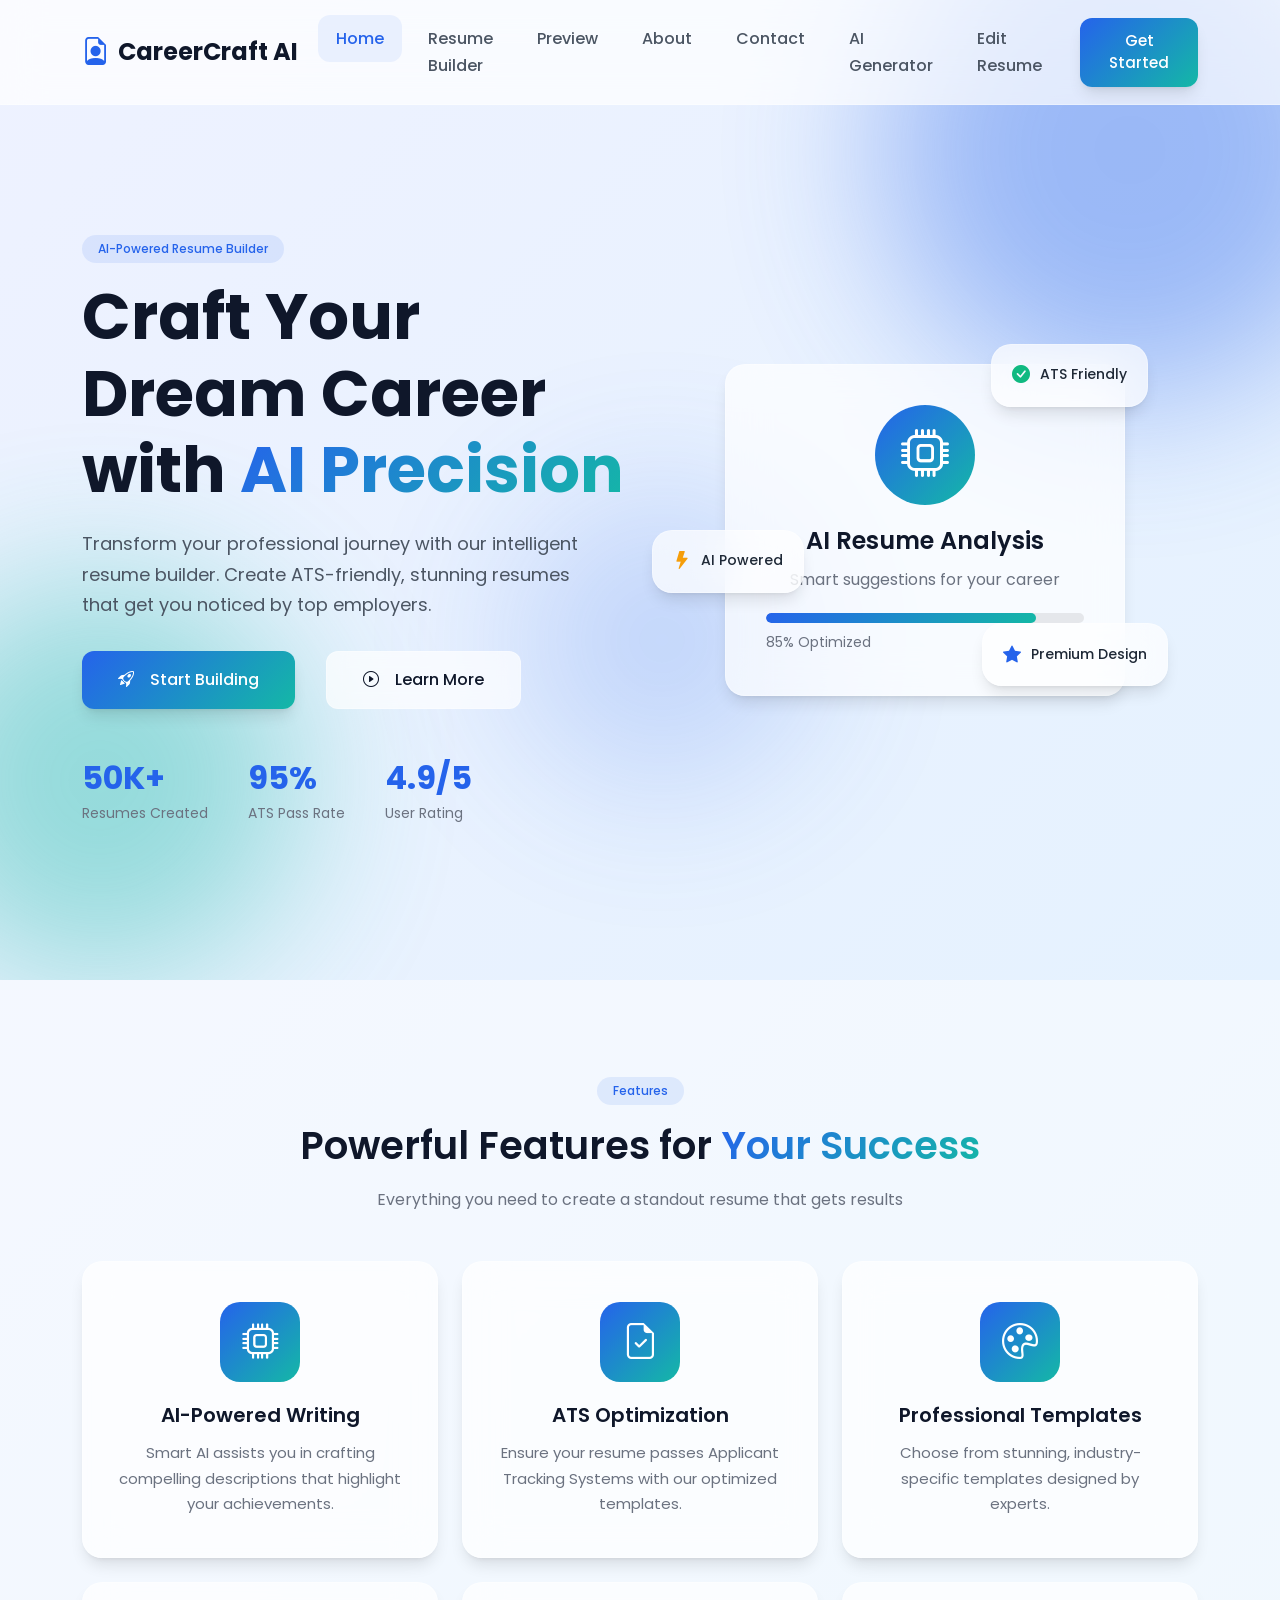
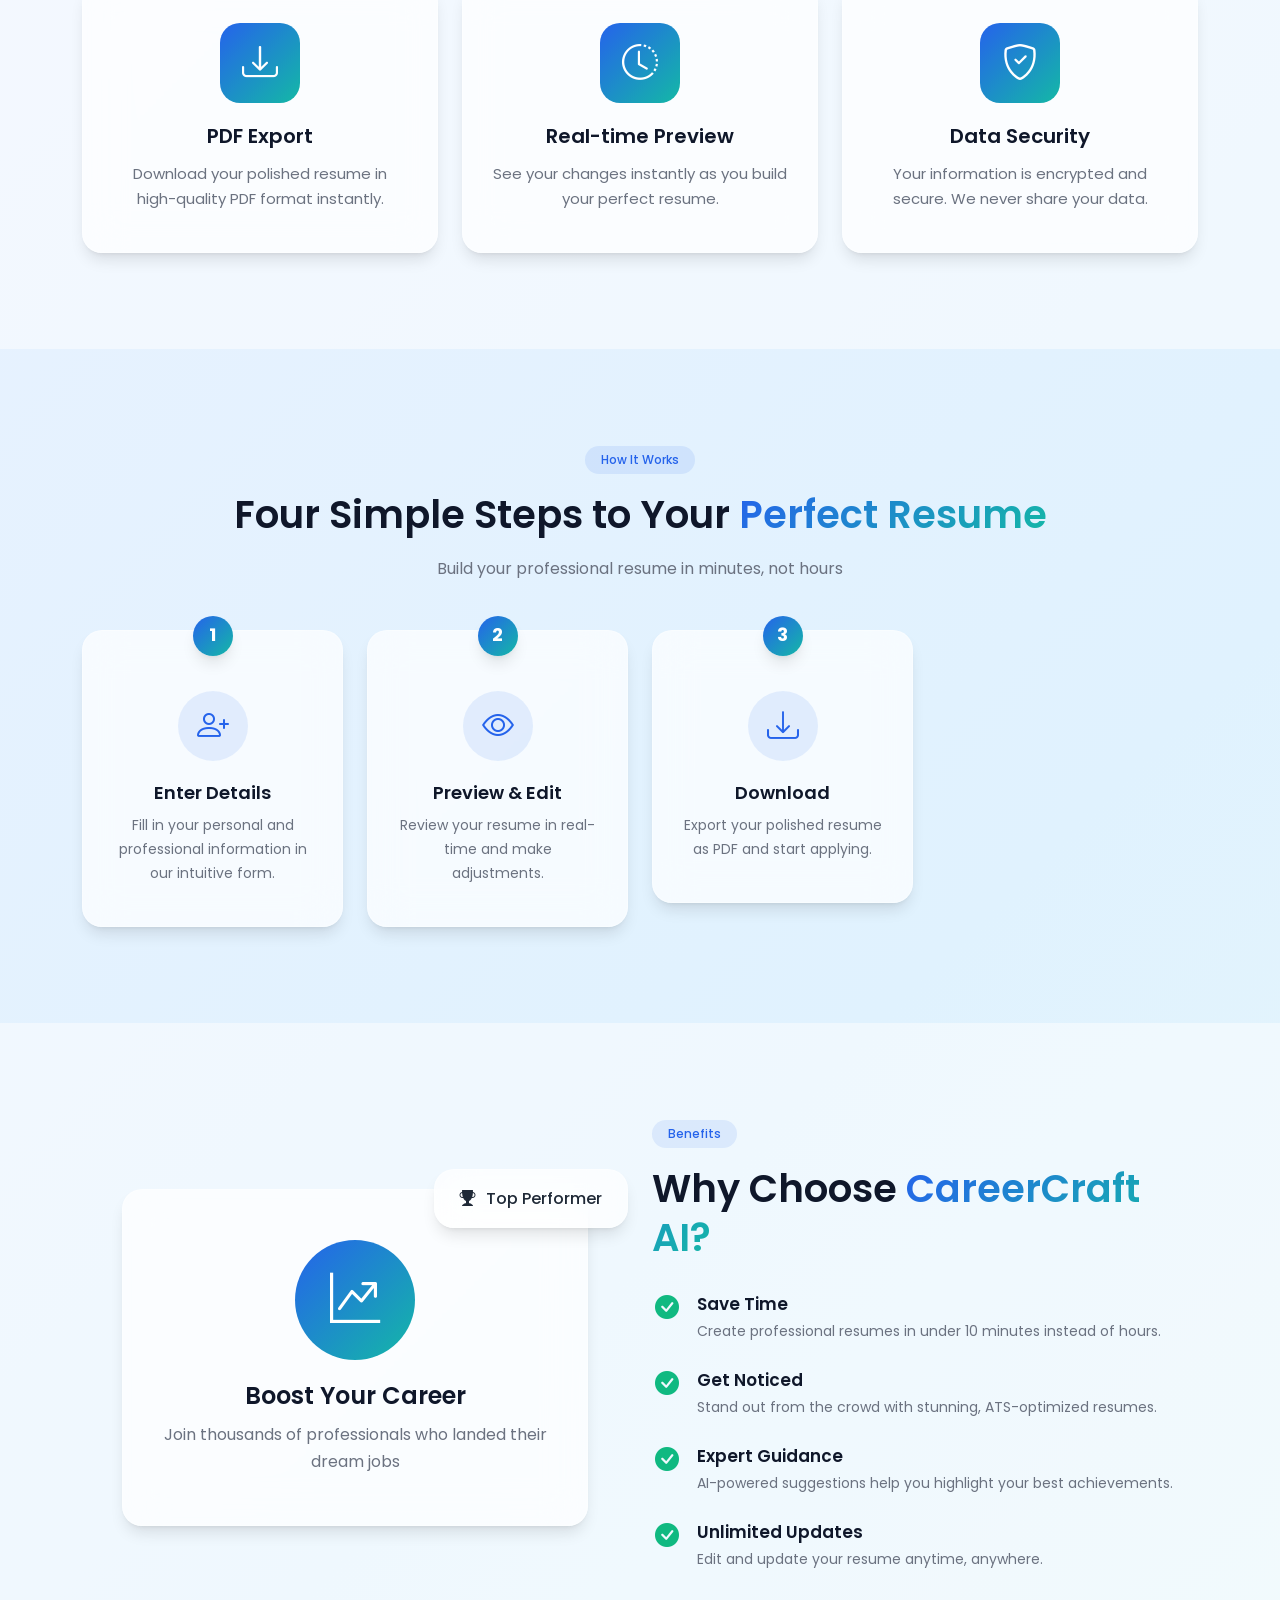
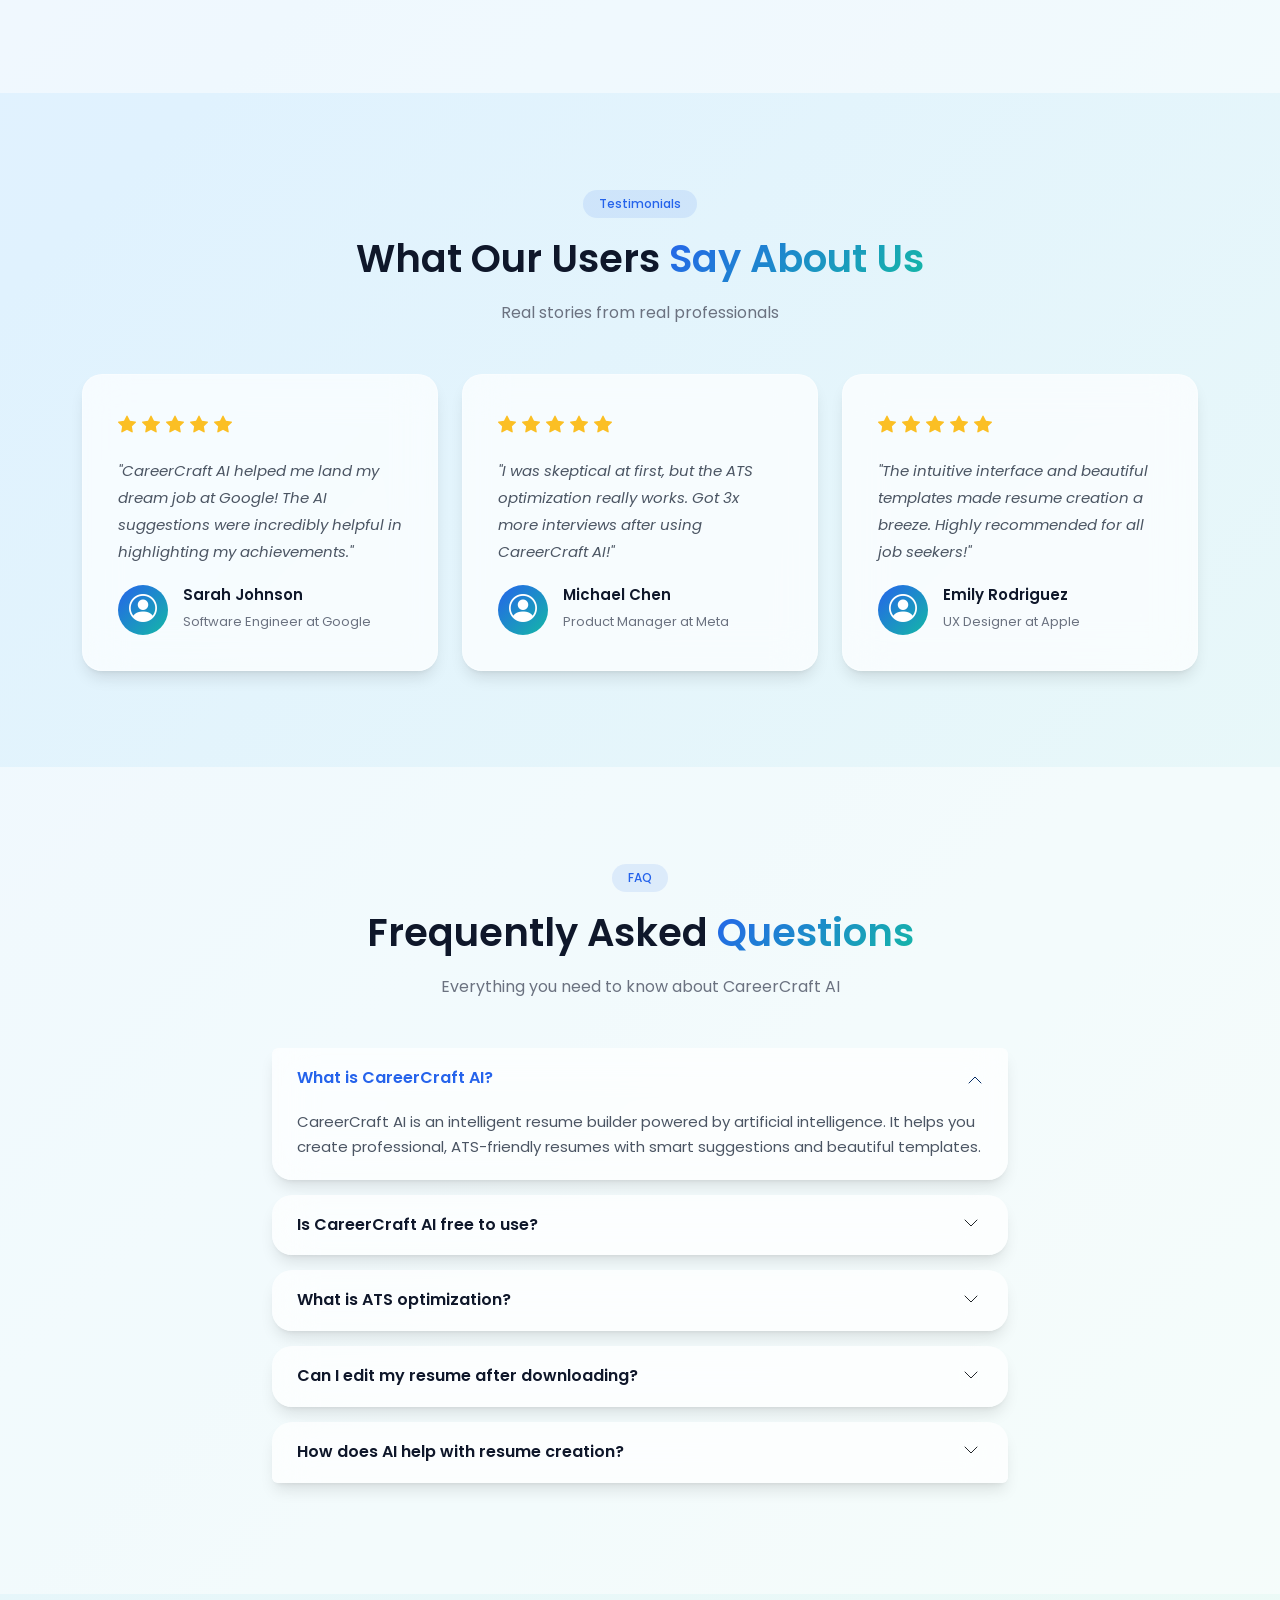
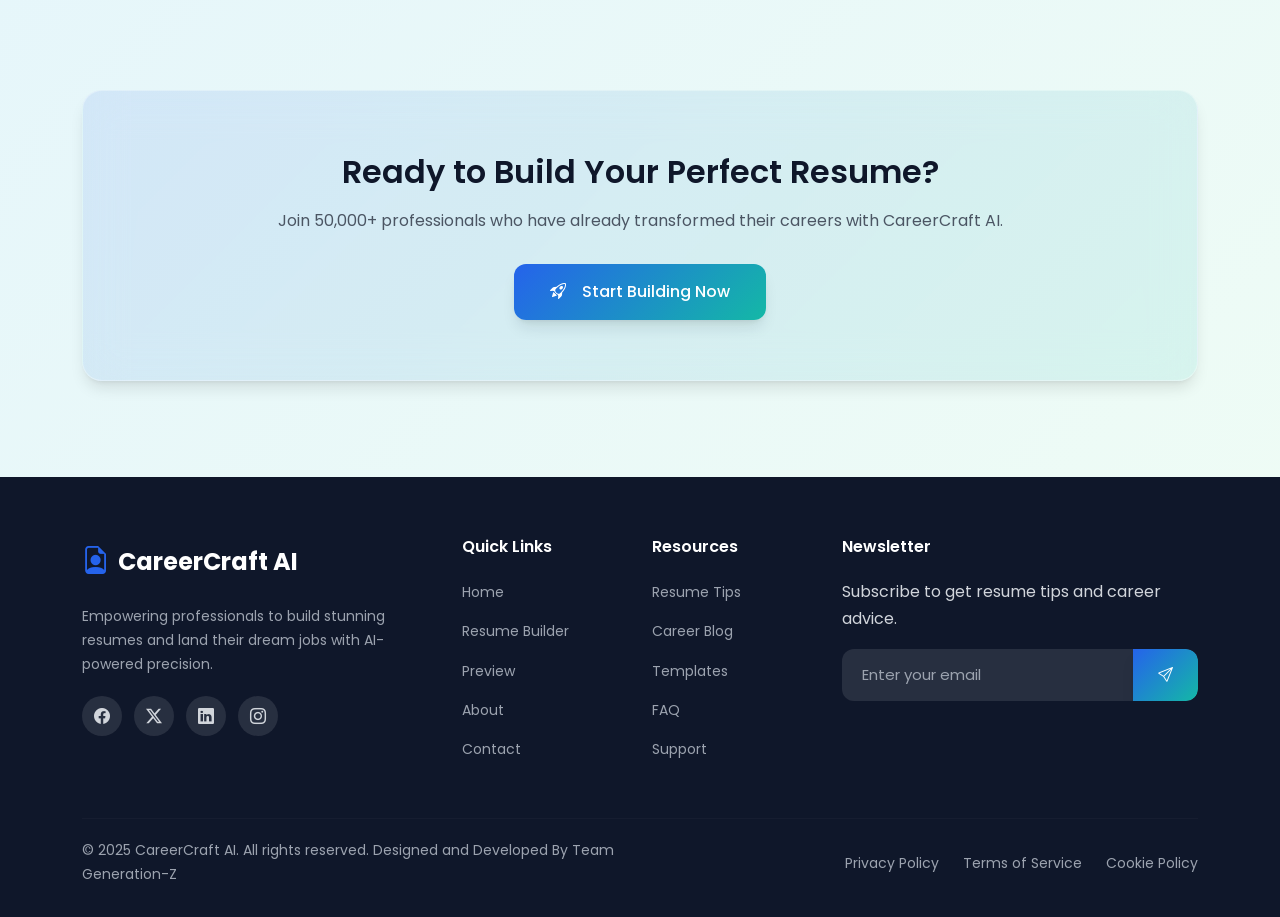
<file: Frontend/index.html>
<!DOCTYPE html>
<html lang="en">
<head>
    <meta charset="UTF-8">
    <meta name="viewport" content="width=device-width, initial-scale=1.0">
    <title>CareerCraft AI - Build Your Perfect Resume with AI</title>
    <link href="https://cdn.jsdelivr.net/npm/bootstrap@5.3.2/dist/css/bootstrap.min.css" rel="stylesheet">
    <link href="https://cdn.jsdelivr.net/npm/bootstrap-icons@1.11.1/font/bootstrap-icons.css" rel="stylesheet">
    <link href="https://fonts.googleapis.com/css2?family=Poppins:wght@300;400;500;600;700&display=swap" rel="stylesheet">
    <link rel="stylesheet" href="css/styles.css">
</head>
<body>
    <!-- Navigation -->
    <nav class="navbar navbar-expand-lg fixed-top glass-nav">
        <div class="container">
            <a class="navbar-brand" href="index.html">
                <i class="bi bi-file-earmark-person me-2"></i>CareerCraft AI
            </a>
            <button class="navbar-toggler" type="button" data-bs-toggle="collapse" data-bs-target="#navbarNav">
                <span class="navbar-toggler-icon"></span>
            </button>
            <div class="collapse navbar-collapse" id="navbarNav">
                <ul class="navbar-nav ms-auto">
                    <li class="nav-item">
                        <a class="nav-link active" href="index.html">Home</a>
                    </li>
                    <li class="nav-item">
                        <a class="nav-link" href="builder.html">Resume Builder</a>
                    </li>
                    <li class="nav-item">
                        <a class="nav-link" href="preview.html">Preview</a>
                    </li>
                    <li class="nav-item">
                        <a class="nav-link" href="about.html">About</a>
                    </li>
                    <li class="nav-item">
                        <a class="nav-link" href="contact.html">Contact</a>
                    </li>
                    <li class="nav-item">
                    <a class="nav-link active" href="ai_resume.html">
                        AI Generator
                    </a>
                </li>
                     <li class="nav-item">
                    <a class="nav-link active" href="edit_ai_resume.html">
                        Edit Resume
                    </a>
                </li>   
                </ul>
                <a href="builder.html" class="btn btn-primary ms-lg-3">Get Started</a>
            </div>
        </div>
    </nav>

    <!-- Hero Section -->
    <section class="hero-section">
        <div class="hero-bg-shapes">
            <div class="shape shape-1"></div>
            <div class="shape shape-2"></div>
            <div class="shape shape-3"></div>
        </div>
        <div class="container">
            <div class="row align-items-center min-vh-100">
                <div class="col-lg-6">
                    <span class="badge badge-primary mb-3">AI-Powered Resume Builder</span>
                    <h1 class="hero-title">Craft Your Dream Career with <span class="gradient-text">AI Precision</span></h1>
                    <p class="hero-subtitle">Transform your professional journey with our intelligent resume builder. Create ATS-friendly, stunning resumes that get you noticed by top employers.</p>
                    <div class="hero-buttons">
                        <a href="builder.html" class="btn btn-primary btn-lg me-3">
                            <i class="bi bi-rocket-takeoff me-2"></i>Start Building
                        </a>
                        <a href="#features" class="btn btn-outline-glass btn-lg">
                            <i class="bi bi-play-circle me-2"></i>Learn More
                        </a>
                    </div>
                    <div class="hero-stats mt-5">
                        <div class="stat-item">
                            <h3>50K+</h3>
                            <p>Resumes Created</p>
                        </div>
                        <div class="stat-item">
                            <h3>95%</h3>
                            <p>ATS Pass Rate</p>
                        </div>
                        <div class="stat-item">
                            <h3>4.9/5</h3>
                            <p>User Rating</p>
                        </div>
                    </div>
                </div>
                <div class="col-lg-6">
                    <div class="hero-illustration">
                        <div class="glass-card hero-card">
                            <div class="ai-icon-wrapper">
                                <i class="bi bi-cpu"></i>
                            </div>
                            <h4>AI Resume Analysis</h4>
                            <p>Smart suggestions for your career</p>
                            <div class="progress-bar-wrapper">
                                <div class="progress">
                                    <div class="progress-bar" style="width: 85%;"></div>
                                </div>
                                <span>85% Optimized</span>
                            </div>
                        </div>
                        <div class="floating-card card-1 glass-card">
                            <i class="bi bi-check-circle-fill text-success"></i>
                            <span>ATS Friendly</span>
                        </div>
                        <div class="floating-card card-2 glass-card">
                            <i class="bi bi-lightning-fill text-warning"></i>
                            <span>AI Powered</span>
                        </div>
                        <div class="floating-card card-3 glass-card">
                            <i class="bi bi-star-fill text-primary"></i>
                            <span>Premium Design</span>
                        </div>
                    </div>
                </div>
            </div>
        </div>
    </section>

    <!-- Features Section -->
    <section id="features" class="features-section py-5">
        <div class="container py-5">
            <div class="text-center mb-5">
                <span class="badge badge-primary mb-3">Features</span>
                <h2 class="section-title">Powerful Features for <span class="gradient-text">Your Success</span></h2>
                <p class="section-subtitle">Everything you need to create a standout resume that gets results</p>
            </div>
            <div class="row g-4">
                <div class="col-md-6 col-lg-4">
                    <div class="feature-card glass-card">
                        <div class="feature-icon">
                            <i class="bi bi-cpu"></i>
                        </div>
                        <h4>AI-Powered Writing</h4>
                        <p>Smart AI assists you in crafting compelling descriptions that highlight your achievements.</p>
                    </div>
                </div>
                <div class="col-md-6 col-lg-4">
                    <div class="feature-card glass-card">
                        <div class="feature-icon">
                            <i class="bi bi-file-earmark-check"></i>
                        </div>
                        <h4>ATS Optimization</h4>
                        <p>Ensure your resume passes Applicant Tracking Systems with our optimized templates.</p>
                    </div>
                </div>
                <div class="col-md-6 col-lg-4">
                    <div class="feature-card glass-card">
                        <div class="feature-icon">
                            <i class="bi bi-palette"></i>
                        </div>
                        <h4>Professional Templates</h4>
                        <p>Choose from stunning, industry-specific templates designed by experts.</p>
                    </div>
                </div>
                <div class="col-md-6 col-lg-4">
                    <div class="feature-card glass-card">
                        <div class="feature-icon">
                            <i class="bi bi-download"></i>
                        </div>
                        <h4>PDF Export</h4>
                        <p>Download your polished resume in high-quality PDF format instantly.</p>
                    </div>
                </div>
                <div class="col-md-6 col-lg-4">
                    <div class="feature-card glass-card">
                        <div class="feature-icon">
                            <i class="bi bi-clock-history"></i>
                        </div>
                        <h4>Real-time Preview</h4>
                        <p>See your changes instantly as you build your perfect resume.</p>
                    </div>
                </div>
                <div class="col-md-6 col-lg-4">
                    <div class="feature-card glass-card">
                        <div class="feature-icon">
                            <i class="bi bi-shield-check"></i>
                        </div>
                        <h4>Data Security</h4>
                        <p>Your information is encrypted and secure. We never share your data.</p>
                    </div>
                </div>
            </div>
        </div>
    </section>

    <!-- How It Works Section -->
    <section class="how-it-works py-5">
        <div class="container py-5">
            <div class="text-center mb-5">
                <span class="badge badge-primary mb-3">How It Works</span>
                <h2 class="section-title">Four Simple Steps to Your <span class="gradient-text">Perfect Resume</span></h2>
                <p class="section-subtitle">Build your professional resume in minutes, not hours</p>
            </div>
            <div class="row g-4">
                <div class="col-lg-3 col-md-6">
                    <div class="step-card glass-card">
                        <div class="step-number">1</div>
                        <div class="step-icon">
                            <i class="bi bi-person-plus"></i>
                        </div>
                        <h4>Enter Details</h4>
                        <p>Fill in your personal and professional information in our intuitive form.</p>
                    </div>
                </div>
                <!-- <div class="col-lg-3 col-md-6">
                    <div class="step-card glass-card">
                        <div class="step-number">2</div>
                        <div class="step-icon">
                            <i class="bi bi-magic"></i>
                        </div>
                        <h4>AI Enhancement</h4>
                        <p>Let AI optimize your content and suggest improvements.</p>
                    </div>
                </div> -->
                <div class="col-lg-3 col-md-6">
                    <div class="step-card glass-card">
                        <div class="step-number">2</div>
                        <div class="step-icon">
                            <i class="bi bi-eye"></i>
                        </div>
                        <h4>Preview & Edit</h4>
                        <p>Review your resume in real-time and make adjustments.</p>
                    </div>
                </div>
                <div class="col-lg-3 col-md-6">
                    <div class="step-card glass-card">
                        <div class="step-number">3</div>
                        <div class="step-icon">
                            <i class="bi bi-download"></i>
                        </div>
                        <h4>Download</h4>
                        <p>Export your polished resume as PDF and start applying.</p>
                    </div>
                </div>
            </div>
        </div>
    </section>

    <!-- Benefits Section -->
    <section class="benefits-section py-5">
        <div class="container py-5">
            <div class="row align-items-center">
                <div class="col-lg-6 mb-5 mb-lg-0">
                    <div class="benefits-illustration">
                        <div class="glass-card benefit-main-card">
                            <div class="benefit-icon-large">
                                <i class="bi bi-graph-up-arrow"></i>
                            </div>
                            <h3>Boost Your Career</h3>
                            <p>Join thousands of professionals who landed their dream jobs</p>
                        </div>
                        <div class="benefit-floating glass-card">
                            <i class="bi bi-trophy-fill"></i>
                            <span>Top Performer</span>
                        </div>
                    </div>
                </div>
                <div class="col-lg-6">
                    <span class="badge badge-primary mb-3">Benefits</span>
                    <h2 class="section-title">Why Choose <span class="gradient-text">CareerCraft AI?</span></h2>
                    <div class="benefits-list">
                        <div class="benefit-item">
                            <div class="benefit-icon">
                                <i class="bi bi-check-circle-fill"></i>
                            </div>
                            <div class="benefit-content">
                                <h5>Save Time</h5>
                                <p>Create professional resumes in under 10 minutes instead of hours.</p>
                            </div>
                        </div>
                        <div class="benefit-item">
                            <div class="benefit-icon">
                                <i class="bi bi-check-circle-fill"></i>
                            </div>
                            <div class="benefit-content">
                                <h5>Get Noticed</h5>
                                <p>Stand out from the crowd with stunning, ATS-optimized resumes.</p>
                            </div>
                        </div>
                        <div class="benefit-item">
                            <div class="benefit-icon">
                                <i class="bi bi-check-circle-fill"></i>
                            </div>
                            <div class="benefit-content">
                                <h5>Expert Guidance</h5>
                                <p>AI-powered suggestions help you highlight your best achievements.</p>
                            </div>
                        </div>
                        <div class="benefit-item">
                            <div class="benefit-icon">
                                <i class="bi bi-check-circle-fill"></i>
                            </div>
                            <div class="benefit-content">
                                <h5>Unlimited Updates</h5>
                                <p>Edit and update your resume anytime, anywhere.</p>
                            </div>
                        </div>
                    </div>
                </div>
            </div>
        </div>
    </section>

    <!-- Testimonials Section -->
    <section class="testimonials-section py-5">
        <div class="container py-5">
            <div class="text-center mb-5">
                <span class="badge badge-primary mb-3">Testimonials</span>
                <h2 class="section-title">What Our Users <span class="gradient-text">Say About Us</span></h2>
                <p class="section-subtitle">Real stories from real professionals</p>
            </div>
            <div class="row g-4">
                <div class="col-lg-4 col-md-6">
                    <div class="testimonial-card glass-card">
                        <div class="stars mb-3">
                            <i class="bi bi-star-fill"></i>
                            <i class="bi bi-star-fill"></i>
                            <i class="bi bi-star-fill"></i>
                            <i class="bi bi-star-fill"></i>
                            <i class="bi bi-star-fill"></i>
                        </div>
                        <p class="testimonial-text">"CareerCraft AI helped me land my dream job at Google! The AI suggestions were incredibly helpful in highlighting my achievements."</p>
                        <div class="testimonial-author">
                            <div class="author-avatar">
                                <i class="bi bi-person-circle"></i>
                            </div>
                            <div class="author-info">
                                <h6>Sarah Johnson</h6>
                                <span>Software Engineer at Google</span>
                            </div>
                        </div>
                    </div>
                </div>
                <div class="col-lg-4 col-md-6">
                    <div class="testimonial-card glass-card">
                        <div class="stars mb-3">
                            <i class="bi bi-star-fill"></i>
                            <i class="bi bi-star-fill"></i>
                            <i class="bi bi-star-fill"></i>
                            <i class="bi bi-star-fill"></i>
                            <i class="bi bi-star-fill"></i>
                        </div>
                        <p class="testimonial-text">"I was skeptical at first, but the ATS optimization really works. Got 3x more interviews after using CareerCraft AI!"</p>
                        <div class="testimonial-author">
                            <div class="author-avatar">
                                <i class="bi bi-person-circle"></i>
                            </div>
                            <div class="author-info">
                                <h6>Michael Chen</h6>
                                <span>Product Manager at Meta</span>
                            </div>
                        </div>
                    </div>
                </div>
                <div class="col-lg-4 col-md-6">
                    <div class="testimonial-card glass-card">
                        <div class="stars mb-3">
                            <i class="bi bi-star-fill"></i>
                            <i class="bi bi-star-fill"></i>
                            <i class="bi bi-star-fill"></i>
                            <i class="bi bi-star-fill"></i>
                            <i class="bi bi-star-fill"></i>
                        </div>
                        <p class="testimonial-text">"The intuitive interface and beautiful templates made resume creation a breeze. Highly recommended for all job seekers!"</p>
                        <div class="testimonial-author">
                            <div class="author-avatar">
                                <i class="bi bi-person-circle"></i>
                            </div>
                            <div class="author-info">
                                <h6>Emily Rodriguez</h6>
                                <span>UX Designer at Apple</span>
                            </div>
                        </div>
                    </div>
                </div>
            </div>
        </div>
    </section>

    <!-- FAQ Section -->
    <section class="faq-section py-5">
        <div class="container py-5">
            <div class="text-center mb-5">
                <span class="badge badge-primary mb-3">FAQ</span>
                <h2 class="section-title">Frequently Asked <span class="gradient-text">Questions</span></h2>
                <p class="section-subtitle">Everything you need to know about CareerCraft AI</p>
            </div>
            <div class="row justify-content-center">
                <div class="col-lg-8">
                    <div class="accordion glass-accordion" id="faqAccordion">
                        <div class="accordion-item glass-card">
                            <h2 class="accordion-header">
                                <button class="accordion-button" type="button" data-bs-toggle="collapse" data-bs-target="#faq1">
                                    What is CareerCraft AI?
                                </button>
                            </h2>
                            <div id="faq1" class="accordion-collapse collapse show" data-bs-parent="#faqAccordion">
                                <div class="accordion-body">
                                    CareerCraft AI is an intelligent resume builder powered by artificial intelligence. It helps you create professional, ATS-friendly resumes with smart suggestions and beautiful templates.
                                </div>
                            </div>
                        </div>
                        <div class="accordion-item glass-card">
                            <h2 class="accordion-header">
                                <button class="accordion-button collapsed" type="button" data-bs-toggle="collapse" data-bs-target="#faq2">
                                    Is CareerCraft AI free to use?
                                </button>
                            </h2>
                            <div id="faq2" class="accordion-collapse collapse" data-bs-parent="#faqAccordion">
                                <div class="accordion-body">
                                    Yes! CareerCraft AI offers a free tier with essential features. You can create, edit, and download your resume at no cost. Premium features are available for users who want advanced capabilities.
                                </div>
                            </div>
                        </div>
                        <div class="accordion-item glass-card">
                            <h2 class="accordion-header">
                                <button class="accordion-button collapsed" type="button" data-bs-toggle="collapse" data-bs-target="#faq3">
                                    What is ATS optimization?
                                </button>
                            </h2>
                            <div id="faq3" class="accordion-collapse collapse" data-bs-parent="#faqAccordion">
                                <div class="accordion-body">
                                    ATS (Applicant Tracking System) optimization ensures your resume can be scanned and parsed correctly by automated hiring systems. Our templates and formatting are designed to pass these systems seamlessly.
                                </div>
                            </div>
                        </div>
                        <div class="accordion-item glass-card">
                            <h2 class="accordion-header">
                                <button class="accordion-button collapsed" type="button" data-bs-toggle="collapse" data-bs-target="#faq4">
                                    Can I edit my resume after downloading?
                                </button>
                            </h2>
                            <div id="faq4" class="accordion-collapse collapse" data-bs-parent="#faqAccordion">
                                <div class="accordion-body">
                                    Absolutely! Your resume data is saved automatically and you can edit it anytime. Simply return to the Resume Builder to make changes and download an updated version.
                                </div>
                            </div>
                        </div>
                        <div class="accordion-item glass-card">
                            <h2 class="accordion-header">
                                <button class="accordion-button collapsed" type="button" data-bs-toggle="collapse" data-bs-target="#faq5">
                                    How does AI help with resume creation?
                                </button>
                            </h2>
                            <div id="faq5" class="accordion-collapse collapse" data-bs-parent="#faqAccordion">
                                <div class="accordion-body">
                                    Our AI analyzes your input and provides intelligent suggestions for improving your job descriptions, highlighting achievements, and optimizing keywords relevant to your target roles.
                                </div>
                            </img></div>
                        </div>
                    </div>
                </div>
            </div>
        </div>
    </section>

    <!-- CTA Section -->
    <section class="cta-section py-5">
        <div class="container py-5">
            <div class="cta-card glass-card text-center">
                <div class="cta-content">
                    <h2>Ready to Build Your Perfect Resume?</h2>
                    <p>Join 50,000+ professionals who have already transformed their careers with CareerCraft AI.</p>
                    <a href="builder.html" class="btn btn-primary btn-lg">
                        <i class="bi bi-rocket-takeoff me-2"></i>Start Building Now
                    </a>
                </div>
            </div>
        </div>
    </section>

    <!-- Footer -->
    <footer class="footer">
        <div class="container">
            <div class="row g-4">
                <div class="col-lg-4 col-md-6">
                    <div class="footer-brand">
                        <a href="index.html" class="navbar-brand">
                            <i class="bi bi-file-earmark-person me-2"></i>CareerCraft AI
                        </a>
                        <p>Empowering professionals to build stunning resumes and land their dream jobs with AI-powered precision.</p>
                        <div class="social-links">
                            <a href="#"><i class="bi bi-facebook"></i></a>
                            <a href="#"><i class="bi bi-twitter-x"></i></a>
                            <a href="#"><i class="bi bi-linkedin"></i></a>
                            <a href="#"><i class="bi bi-instagram"></i></a>
                        </div>
                    </div>
                </div>
                <div class="col-lg-2 col-md-6">
                    <h5>Quick Links</h5>
                    <ul class="footer-links">
                        <li><a href="index.html">Home</a></li>
                        <li><a href="builder.html">Resume Builder</a></li>
                        <li><a href="preview.html">Preview</a></li>
                        <li><a href="about.html">About</a></li>
                        <li><a href="contact.html">Contact</a></li>
                    </ul>
                </div>
                <div class="col-lg-2 col-md-6">
                    <h5>Resources</h5>
                    <ul class="footer-links">
                        <li><a href="#">Resume Tips</a></li>
                        <li><a href="#">Career Blog</a></li>
                        <li><a href="#">Templates</a></li>
                        <li><a href="#">FAQ</a></li>
                        <li><a href="#">Support</a></li>
                    </ul>
                </div>
                <div class="col-lg-4 col-md-6">
                    <h5>Newsletter</h5>
                    <p>Subscribe to get resume tips and career advice.</p>
                    <form class="newsletter-form">
                        <div class="input-group">
                            <input type="email" class="form-control" placeholder="Enter your email">
                            <button class="btn btn-primary" type="submit">
                                <i class="bi bi-send"></i>
                            </button>
                        </div>
                    </form>
                </div>
            </div>
            <hr class="footer-divider">
            <div class="row align-items-center">
                <div class="col-md-6">
                    <p class="copyright">&copy; 2025 CareerCraft AI. All rights reserved. Designed and Developed By Team Generation-Z</p>
                </div>
                <div class="col-md-6 text-md-end">
                    <div class="footer-legal">
                        <a href="#">Privacy Policy</a>
                        <a href="#">Terms of Service</a>
                        <a href="#">Cookie Policy</a>
                    </div>
                </div>
            </div>
        </div>
    </footer>

    <script src="https://cdn.jsdelivr.net/npm/bootstrap@5.3.2/dist/js/bootstrap.bundle.min.js"></script>
    <script type="module" src="js/main.js"></script>
</body>
</html>
</file>
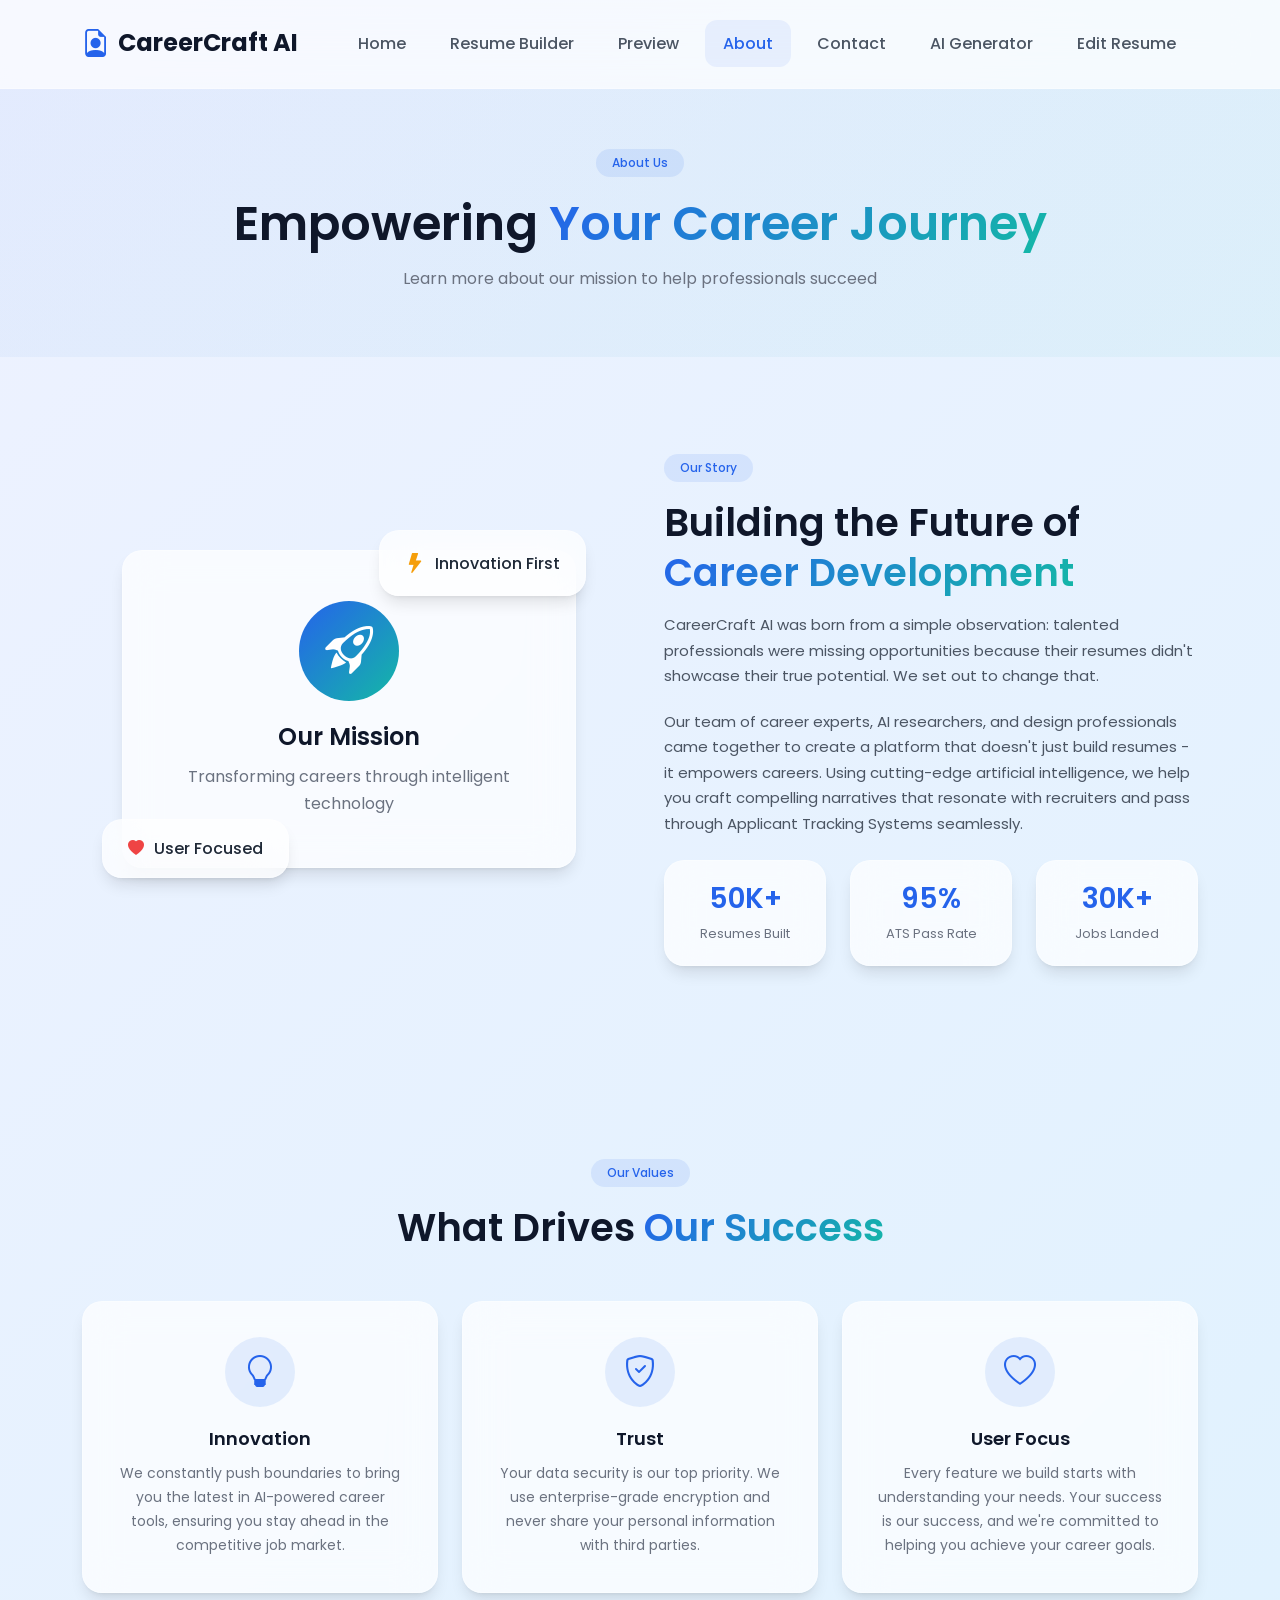
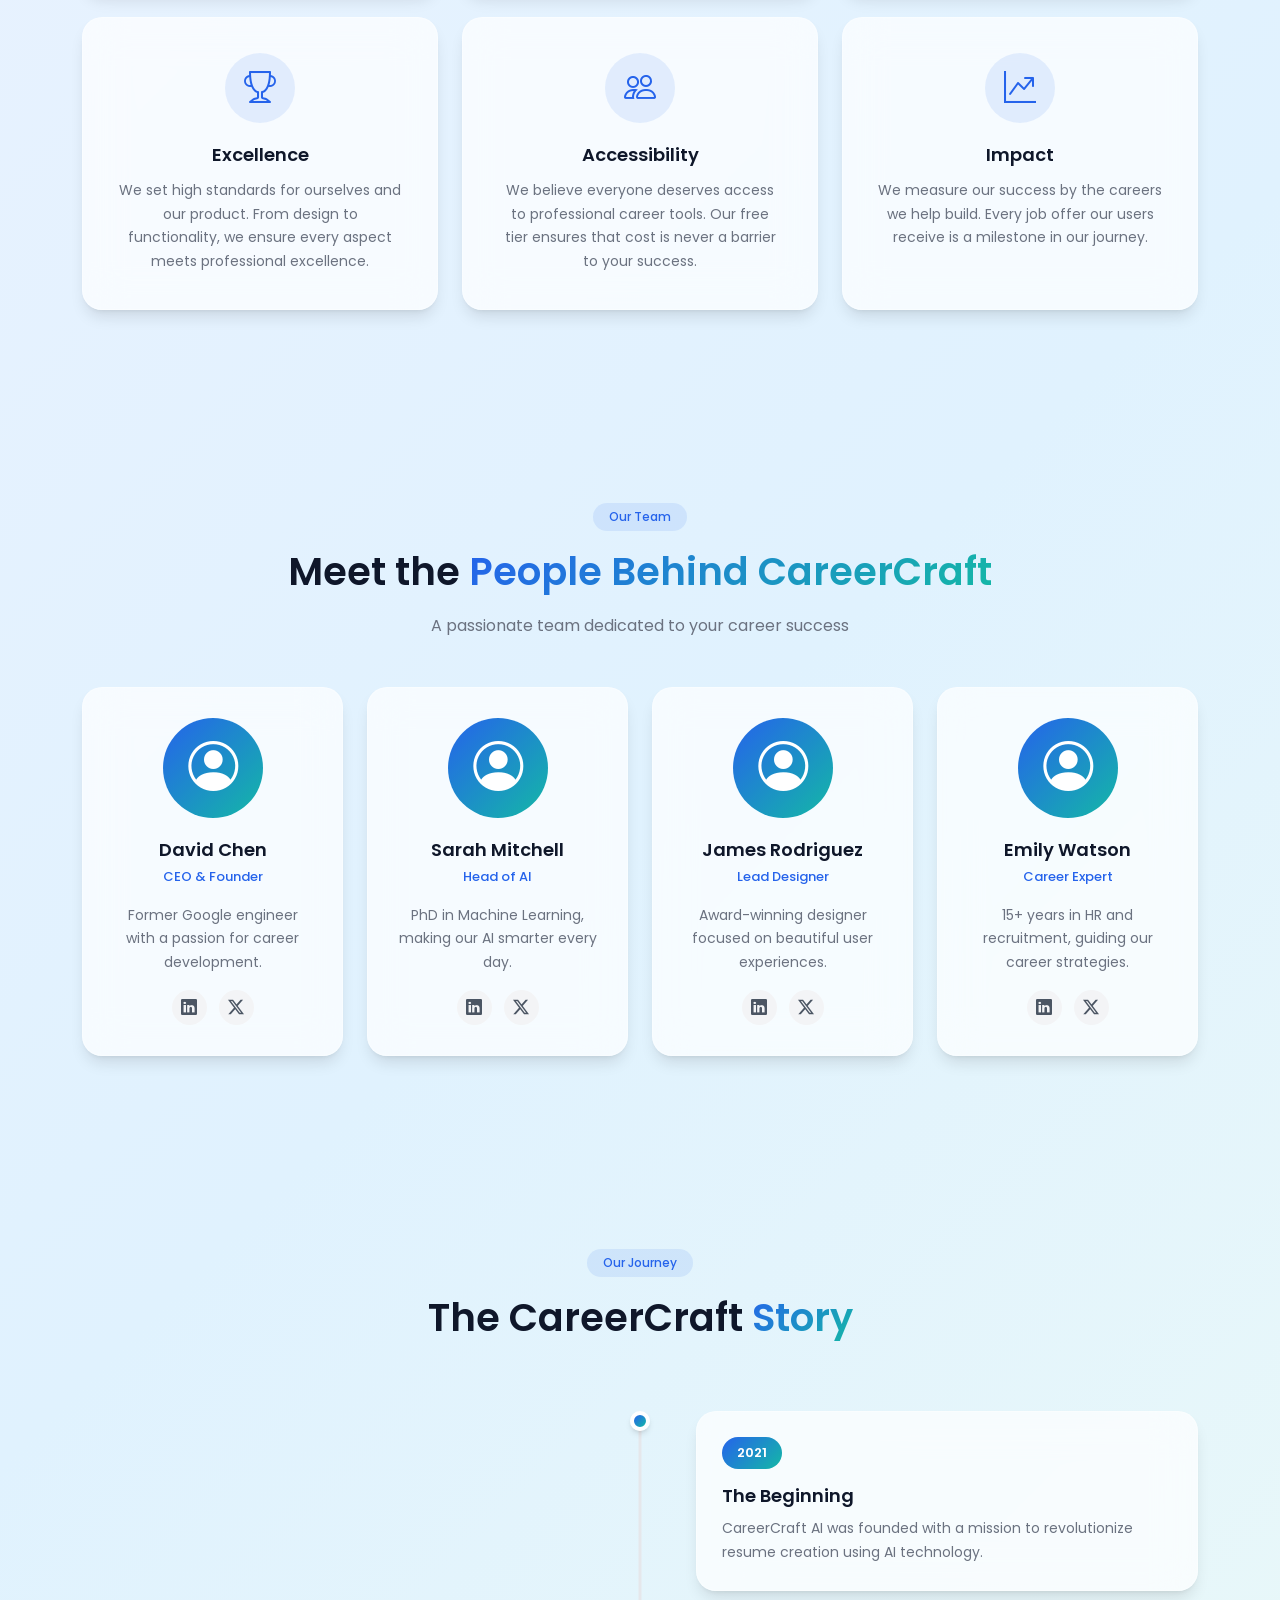
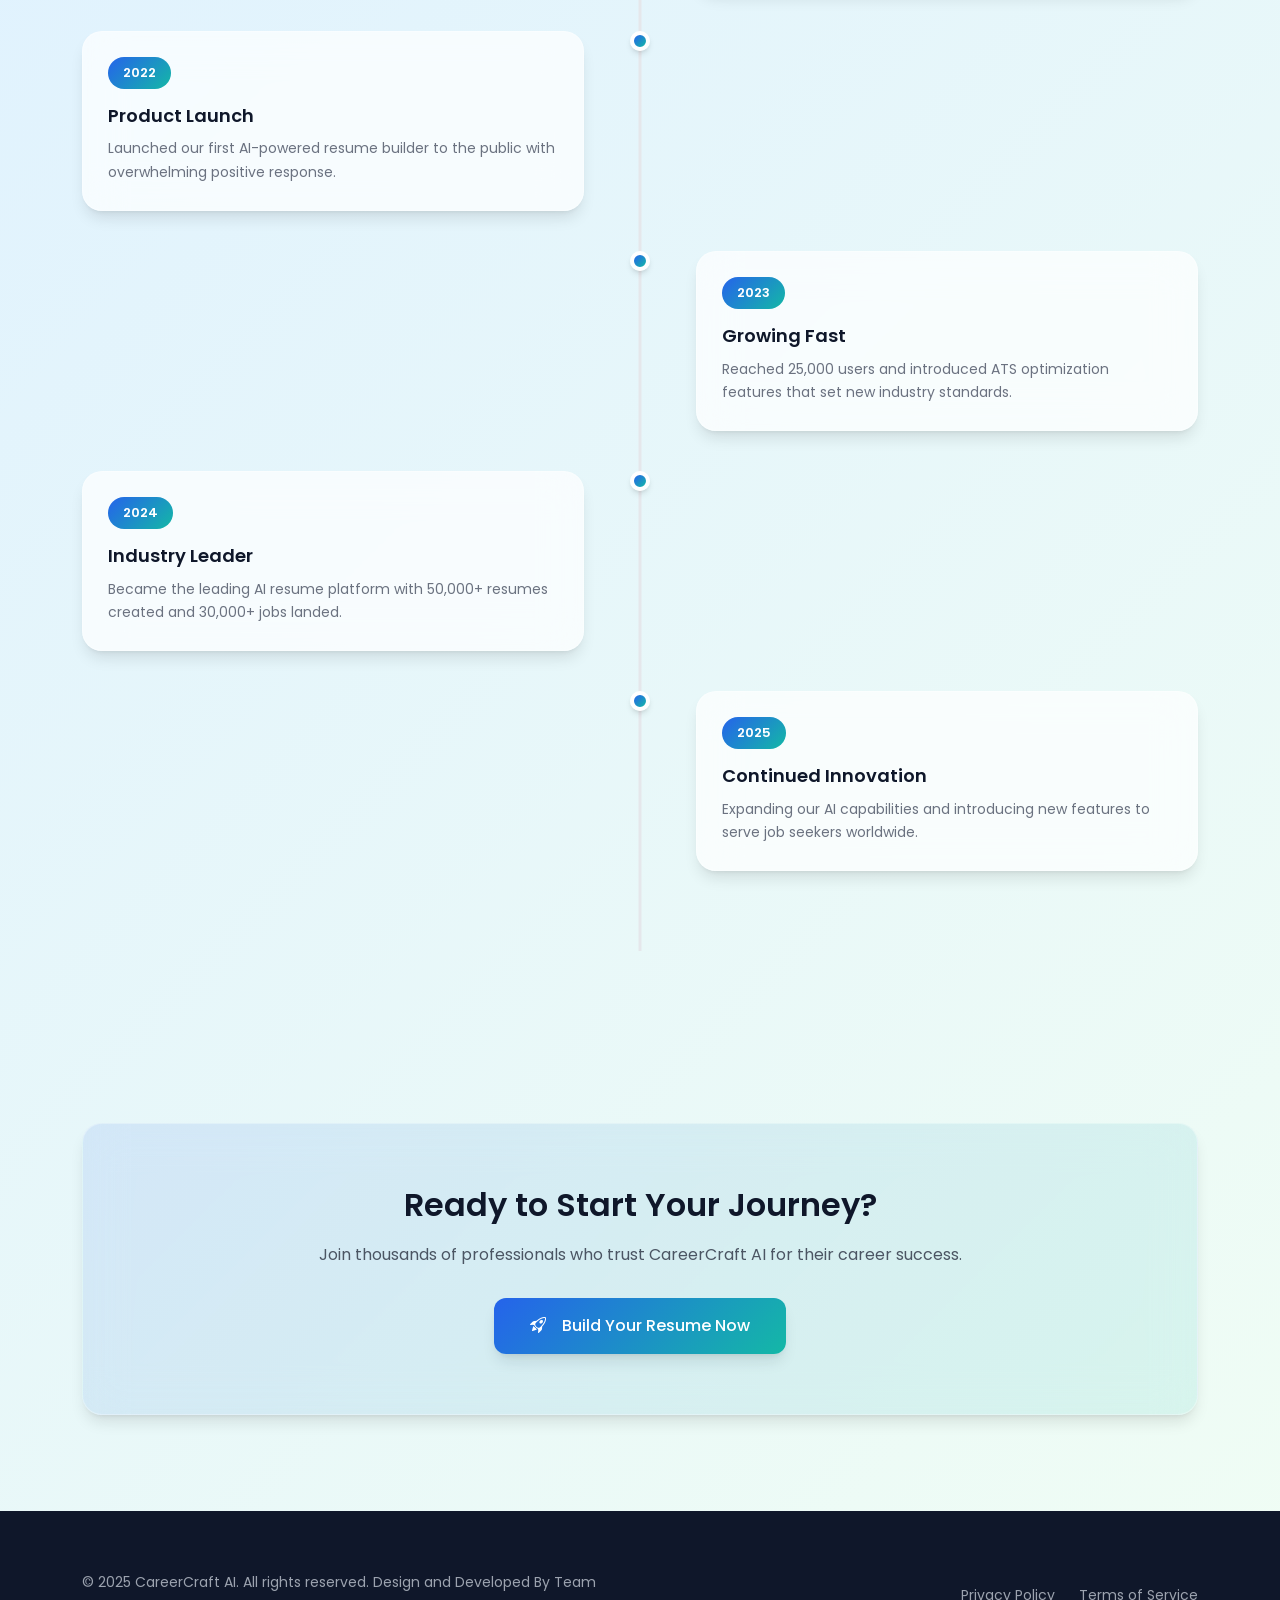
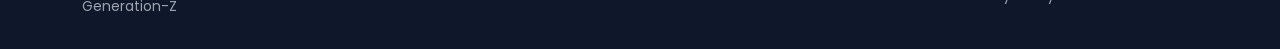
<file: Frontend/about.html>
<!DOCTYPE html>
<html lang="en">
<head>
    <meta charset="UTF-8">
    <meta name="viewport" content="width=device-width, initial-scale=1.0">
    <title>About Us - CareerCraft AI</title>
    <link href="https://cdn.jsdelivr.net/npm/bootstrap@5.3.2/dist/css/bootstrap.min.css" rel="stylesheet">
    <link href="https://cdn.jsdelivr.net/npm/bootstrap-icons@1.11.1/font/bootstrap-icons.css" rel="stylesheet">
    <link href="https://fonts.googleapis.com/css2?family=Poppins:wght@300;400;500;600;700&display=swap" rel="stylesheet">
    <link rel="stylesheet" href="css/styles.css">
</head>
<body>
    <!-- Navigation -->
    <nav class="navbar navbar-expand-lg fixed-top glass-nav">
        <div class="container">
            <a class="navbar-brand" href="index.html">
                <i class="bi bi-file-earmark-person me-2"></i>CareerCraft AI
            </a>
            <button class="navbar-toggler" type="button" data-bs-toggle="collapse" data-bs-target="#navbarNav">
                <span class="navbar-toggler-icon"></span>
            </button>
            <div class="collapse navbar-collapse" id="navbarNav">
                <ul class="navbar-nav ms-auto">
                    <li class="nav-item">
                        <a class="nav-link" href="index.html">Home</a>
                    </li>
                    <li class="nav-item">
                        <a class="nav-link" href="builder.html">Resume Builder</a>
                    </li>
                    <li class="nav-item">
                        <a class="nav-link" href="preview.html">Preview</a>
                    </li>
                    <li class="nav-item">
                        <a class="nav-link active" href="about.html">About</a>
                    </li>
                    <li class="nav-item">
                        <a class="nav-link" href="contact.html">Contact</a>
                    </li>
                    <li class="nav-item">
                    <a class="nav-link active" href="ai_resume.html">
                        AI Generator
                    </a>
                </li>
                     <li class="nav-item">
                    <a class="nav-link active" href="edit_ai_resume.html">
                        Edit Resume
                    </a>
                </li>   
                </ul>
            </div>
        </div>
    </nav>

    <!-- Page Header -->
    <section class="page-header">
        <div class="container">
            <div class="text-center py-5">
                <span class="badge badge-primary mb-3">About Us</span>
                <h1 class="page-title">Empowering <span class="gradient-text">Your Career Journey</span></h1>
                <p class="page-subtitle">Learn more about our mission to help professionals succeed</p>
            </div>
        </div>
    </section>

    <!-- About Section -->
    <section class="about-section py-5">
        <div class="container py-5">
            <div class="row align-items-center g-5">
                <div class="col-lg-6">
                    <div class="about-image-wrapper">
                        <div class="glass-card about-main-card">
                            <div class="about-icon-large">
                                <i class="bi bi-rocket-takeoff"></i>
                            </div>
                            <h3>Our Mission</h3>
                            <p>Transforming careers through intelligent technology</p>
                        </div>
                        <div class="about-floating glass-card">
                            <i class="bi bi-lightning-fill text-warning"></i>
                            <span>Innovation First</span>
                        </div>
                        <div class="about-floating-2 glass-card">
                            <i class="bi bi-heart-fill text-danger"></i>
                            <span>User Focused</span>
                        </div>
                    </div>
                </div>
                <div class="col-lg-6">
                    <span class="badge badge-primary mb-3">Our Story</span>
                    <h2 class="section-title">Building the Future of <span class="gradient-text">Career Development</span></h2>
                    <p class="about-text">CareerCraft AI was born from a simple observation: talented professionals were missing opportunities because their resumes didn't showcase their true potential. We set out to change that.</p>
                    <p class="about-text">Our team of career experts, AI researchers, and design professionals came together to create a platform that doesn't just build resumes - it empowers careers. Using cutting-edge artificial intelligence, we help you craft compelling narratives that resonate with recruiters and pass through Applicant Tracking Systems seamlessly.</p>
                    <div class="about-stats mt-4">
                        <div class="row g-4">
                            <div class="col-4">
                                <div class="stat-box glass-card">
                                    <h3>50K+</h3>
                                    <p>Resumes Built</p>
                                </div>
                            </div>
                            <div class="col-4">
                                <div class="stat-box glass-card">
                                    <h3>95%</h3>
                                    <p>ATS Pass Rate</p>
                                </div>
                            </div>
                            <div class="col-4">
                                <div class="stat-box glass-card">
                                    <h3>30K+</h3>
                                    <p>Jobs Landed</p>
                                </div>
                            </div>
                        </div>
                    </div>
                </div>
            </div>
        </div>
    </section>

    <!-- Values Section -->
    <section class="values-section py-5">
        <div class="container py-5">
            <div class="text-center mb-5">
                <span class="badge badge-primary mb-3">Our Values</span>
                <h2 class="section-title">What Drives <span class="gradient-text">Our Success</span></h2>
            </div>
            <div class="row g-4">
                <div class="col-lg-4 col-md-6">
                    <div class="value-card glass-card">
                        <div class="value-icon">
                            <i class="bi bi-lightbulb"></i>
                        </div>
                        <h4>Innovation</h4>
                        <p>We constantly push boundaries to bring you the latest in AI-powered career tools, ensuring you stay ahead in the competitive job market.</p>
                    </div>
                </div>
                <div class="col-lg-4 col-md-6">
                    <div class="value-card glass-card">
                        <div class="value-icon">
                            <i class="bi bi-shield-check"></i>
                        </div>
                        <h4>Trust</h4>
                        <p>Your data security is our top priority. We use enterprise-grade encryption and never share your personal information with third parties.</p>
                    </div>
                </div>
                <div class="col-lg-4 col-md-6">
                    <div class="value-card glass-card">
                        <div class="value-icon">
                            <i class="bi bi-heart"></i>
                        </div>
                        <h4>User Focus</h4>
                        <p>Every feature we build starts with understanding your needs. Your success is our success, and we're committed to helping you achieve your career goals.</p>
                    </div>
                </div>
                <div class="col-lg-4 col-md-6">
                    <div class="value-card glass-card">
                        <div class="value-icon">
                            <i class="bi bi-trophy"></i>
                        </div>
                        <h4>Excellence</h4>
                        <p>We set high standards for ourselves and our product. From design to functionality, we ensure every aspect meets professional excellence.</p>
                    </div>
                </div>
                <div class="col-lg-4 col-md-6">
                    <div class="value-card glass-card">
                        <div class="value-icon">
                            <i class="bi bi-people"></i>
                        </div>
                        <h4>Accessibility</h4>
                        <p>We believe everyone deserves access to professional career tools. Our free tier ensures that cost is never a barrier to your success.</p>
                    </div>
                </div>
                <div class="col-lg-4 col-md-6">
                    <div class="value-card glass-card">
                        <div class="value-icon">
                            <i class="bi bi-graph-up-arrow"></i>
                        </div>
                        <h4>Impact</h4>
                        <p>We measure our success by the careers we help build. Every job offer our users receive is a milestone in our journey.</p>
                    </div>
                </div>
            </div>
        </div>
    </section>

    <!-- Team Section -->
    <section class="team-section py-5">
        <div class="container py-5">
            <div class="text-center mb-5">
                <span class="badge badge-primary mb-3">Our Team</span>
                <h2 class="section-title">Meet the <span class="gradient-text">People Behind CareerCraft</span></h2>
                <p class="section-subtitle">A passionate team dedicated to your career success</p>
            </div>
            <div class="row g-4 justify-content-center">
                <div class="col-lg-3 col-md-6">
                    <div class="team-card glass-card">
                        <div class="team-avatar">
                            <i class="bi bi-person-circle"></i>
                        </div>
                        <h4>David Chen</h4>
                        <span class="team-role">CEO & Founder</span>
                        <p>Former Google engineer with a passion for career development.</p>
                        <div class="team-social">
                            <a href="#"><i class="bi bi-linkedin"></i></a>
                            <a href="#"><i class="bi bi-twitter-x"></i></a>
                        </div>
                    </div>
                </div>
                <div class="col-lg-3 col-md-6">
                    <div class="team-card glass-card">
                        <div class="team-avatar">
                            <i class="bi bi-person-circle"></i>
                        </div>
                        <h4>Sarah Mitchell</h4>
                        <span class="team-role">Head of AI</span>
                        <p>PhD in Machine Learning, making our AI smarter every day.</p>
                        <div class="team-social">
                            <a href="#"><i class="bi bi-linkedin"></i></a>
                            <a href="#"><i class="bi bi-twitter-x"></i></a>
                        </div>
                    </div>
                </div>
                <div class="col-lg-3 col-md-6">
                    <div class="team-card glass-card">
                        <div class="team-avatar">
                            <i class="bi bi-person-circle"></i>
                        </div>
                        <h4>James Rodriguez</h4>
                        <span class="team-role">Lead Designer</span>
                        <p>Award-winning designer focused on beautiful user experiences.</p>
                        <div class="team-social">
                            <a href="#"><i class="bi bi-linkedin"></i></a>
                            <a href="#"><i class="bi bi-twitter-x"></i></a>
                        </div>
                    </div>
                </div>
                <div class="col-lg-3 col-md-6">
                    <div class="team-card glass-card">
                        <div class="team-avatar">
                            <i class="bi bi-person-circle"></i>
                        </div>
                        <h4>Emily Watson</h4>
                        <span class="team-role">Career Expert</span>
                        <p>15+ years in HR and recruitment, guiding our career strategies.</p>
                        <div class="team-social">
                            <a href="#"><i class="bi bi-linkedin"></i></a>
                            <a href="#"><i class="bi bi-twitter-x"></i></a>
                        </div>
                    </div>
                </div>
            </div>
        </div>
    </section>

    <!-- Timeline Section -->
    <section class="timeline-section py-5">
        <div class="container py-5">
            <div class="text-center mb-5">
                <span class="badge badge-primary mb-3">Our Journey</span>
                <h2 class="section-title">The CareerCraft <span class="gradient-text">Story</span></h2>
            </div>
            <div class="timeline">
                <div class="timeline-item">
                    <div class="timeline-marker"></div>
                    <div class="timeline-content glass-card">
                        <div class="timeline-year">2021</div>
                        <h4>The Beginning</h4>
                        <p>CareerCraft AI was founded with a mission to revolutionize resume creation using AI technology.</p>
                    </div>
                </div>
                <div class="timeline-item">
                    <div class="timeline-marker"></div>
                    <div class="timeline-content glass-card">
                        <div class="timeline-year">2022</div>
                        <h4>Product Launch</h4>
                        <p>Launched our first AI-powered resume builder to the public with overwhelming positive response.</p>
                    </div>
                </div>
                <div class="timeline-item">
                    <div class="timeline-marker"></div>
                    <div class="timeline-content glass-card">
                        <div class="timeline-year">2023</div>
                        <h4>Growing Fast</h4>
                        <p>Reached 25,000 users and introduced ATS optimization features that set new industry standards.</p>
                    </div>
                </div>
                <div class="timeline-item">
                    <div class="timeline-marker"></div>
                    <div class="timeline-content glass-card">
                        <div class="timeline-year">2024</div>
                        <h4>Industry Leader</h4>
                        <p>Became the leading AI resume platform with 50,000+ resumes created and 30,000+ jobs landed.</p>
                    </div>
                </div>
                <div class="timeline-item">
                    <div class="timeline-marker"></div>
                    <div class="timeline-content glass-card">
                        <div class="timeline-year">2025</div>
                        <h4>Continued Innovation</h4>
                        <p>Expanding our AI capabilities and introducing new features to serve job seekers worldwide.</p>
                    </div>
                </div>
            </div>
        </div>
    </section>

    <!-- CTA Section -->
    <section class="cta-section py-5">
        <div class="container py-5">
            <div class="cta-card glass-card text-center">
                <div class="cta-content">
                    <h2>Ready to Start Your Journey?</h2>
                    <p>Join thousands of professionals who trust CareerCraft AI for their career success.</p>
                    <a href="builder.html" class="btn btn-primary btn-lg">
                        <i class="bi bi-rocket-takeoff me-2"></i>Build Your Resume Now
                    </a>
                </div>
            </div>
        </div>
    </section>

    <!-- Footer -->
    <footer class="footer">
        <div class="container">
            <div class="row align-items-center">
                <div class="col-md-6">
                    <p class="copyright">&copy; 2025 CareerCraft AI. All rights reserved. Design and Developed By Team Generation-Z</p>
                </div>
                <div class="col-md-6 text-md-end">
                    <div class="footer-legal">
                        <a href="#">Privacy Policy</a>
                        <a href="#">Terms of Service</a>
                    </div>
                </div>
            </div>
        </div>
    </footer>

    <script src="https://cdn.jsdelivr.net/npm/bootstrap@5.3.2/dist/js/bootstrap.bundle.min.js"></script>
    <script type="module" src="js/main.js"></script>
</body>
</html>
</file>
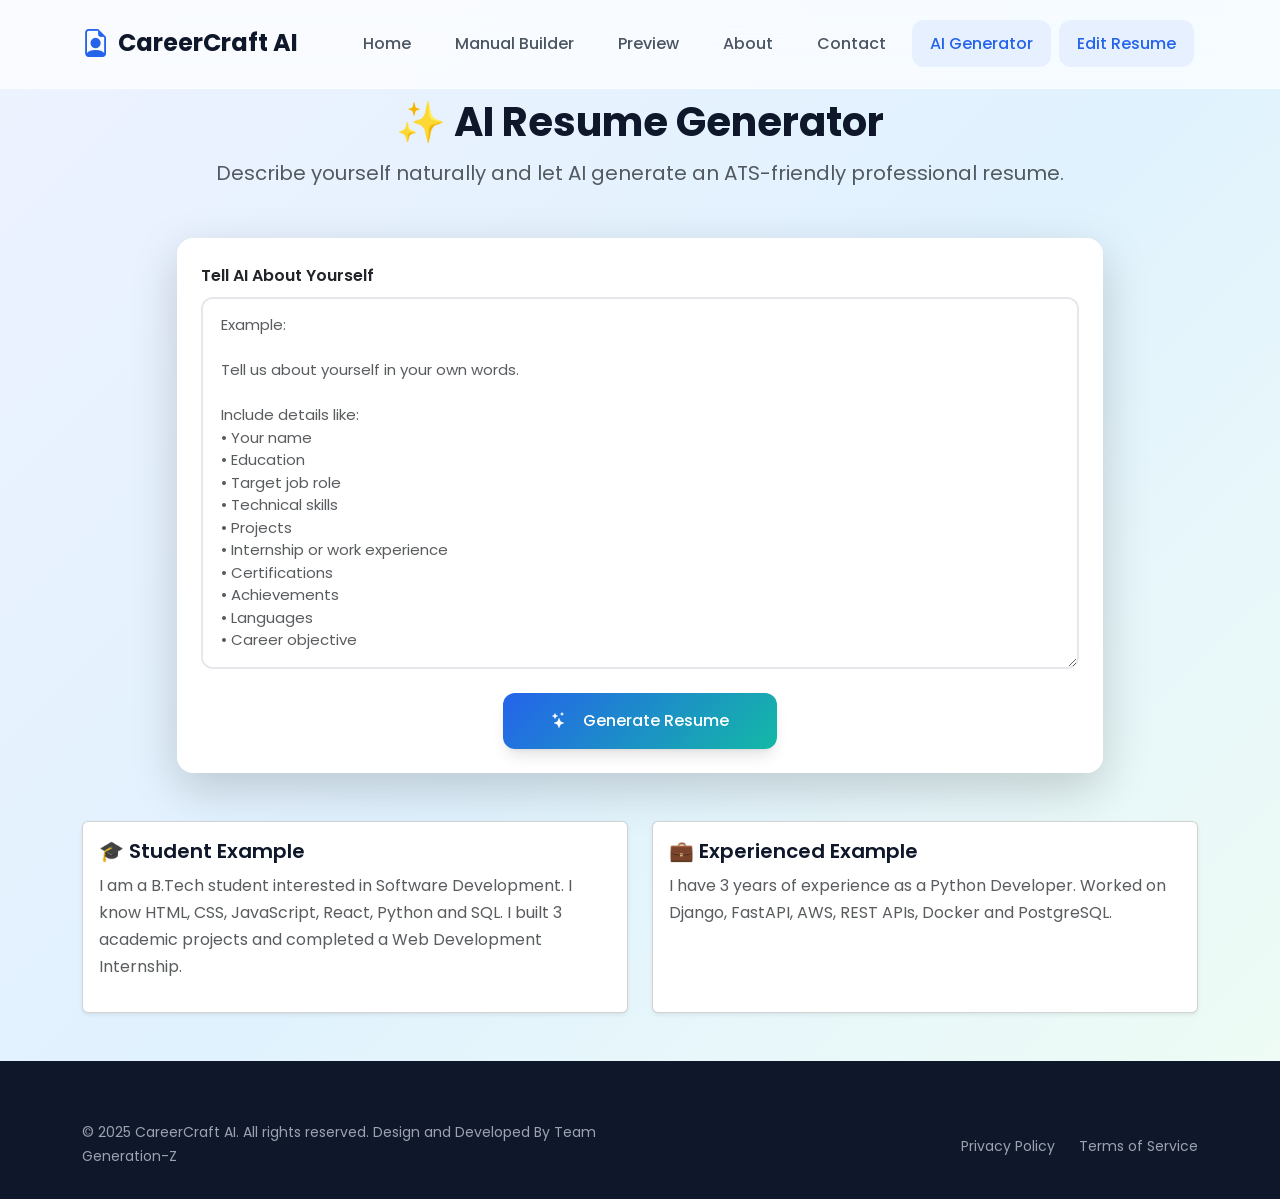
<file: Frontend/ai_resume.html>
<!DOCTYPE html>
<html lang="en">
<head>
    <meta charset="UTF-8">
    <meta name="viewport" content="width=device-width, initial-scale=1.0">
    <title>AI Resume Generator - CareerCraft AI</title>

    <link href="https://cdn.jsdelivr.net/npm/bootstrap@5.3.2/dist/css/bootstrap.min.css" rel="stylesheet">
    <link href="https://cdn.jsdelivr.net/npm/bootstrap-icons@1.11.1/font/bootstrap-icons.css" rel="stylesheet">
    <link href="https://fonts.googleapis.com/css2?family=Poppins:wght@300;400;500;600;700&display=swap" rel="stylesheet">

    <link rel="stylesheet" href="css/styles.css">
</head>

<body>

<!-- Navbar -->
<nav class="navbar navbar-expand-lg fixed-top glass-nav">
    <div class="container">
        <a class="navbar-brand" href="index.html">
            <i class="bi bi-file-earmark-person me-2"></i>CareerCraft AI
        </a>

        <button class="navbar-toggler"
                type="button"
                data-bs-toggle="collapse"
                data-bs-target="#navbarNav">

            <span class="navbar-toggler-icon"></span>

        </button>

        <div class="collapse navbar-collapse" id="navbarNav">

            <ul class="navbar-nav ms-auto">

                <li class="nav-item">
                    <a class="nav-link" href="index.html">Home</a>
                </li>

                <li class="nav-item">
                    <a class="nav-link" href="builder.html">Manual Builder</a>
                </li>
                <li class="nav-item">
                    <a class="nav-link" href="preview.html">Preview</a>
                </li>
                 <li class="nav-item">
                        <a class="nav-link" href="about.html">About</a>
                    </li>
                    <li class="nav-item">
                        <a class="nav-link" href="contact.html">Contact</a>
                    </li>
                <li class="nav-item">
                    <a class="nav-link active" href="ai_resume.html">
                        AI Generator
                    </a>
                </li>

                 <li class="nav-item">
                    <a class="nav-link active" href="edit_ai_resume.html">
                        Edit Resume
                    </a>
                </li>   
            </ul>

        </div>

    </div>
</nav>

<!-- Hero -->
<section class="py-5 mt-5">

<div class="container">

<div class="text-center mb-5">

    <h1 class="fw-bold">
        ✨ AI Resume Generator
    </h1>

    <p class="text-muted fs-5">

        Describe yourself naturally and let AI generate an
        ATS-friendly professional resume.

    </p>

</div>

<div class="row justify-content-center">

<div class="col-lg-10">

<div class="card shadow-lg border-0 rounded-4">

<div class="card-body p-4">

<label class="form-label fw-semibold">

Tell AI About Yourself

</label>

<textarea

id="resumePrompt"

class="form-control"

rows="15"

placeholder="Example:

Tell us about yourself in your own words.

Include details like:
• Your name
• Education
• Target job role
• Technical skills
• Projects
• Internship or work experience
• Certifications
• Achievements
• Languages
• Career objective

Don't worry if you don't have all the information. Our AI will organize your details into a professional ATS-friendly resume and intelligently generate missing sections where appropriate."

></textarea>

<div class="text-center mt-4">

<button
class="btn btn-primary btn-lg px-5"
id="generateBtn">

<i class="bi bi-stars me-2"></i>

Generate Resume

</button>
<div id="aiProgressBox" class="card mt-4 shadow-sm d-none">
    <div class="card-body">

        <h5 class="mb-3">
            🤖 AI Resume Generation
        </h5>

        <div id="progressText">
            Preparing...
        </div>

        <div class="progress mt-3">

            <div
                id="progressBar"
                class="progress-bar progress-bar-striped progress-bar-animated"
                style="width:0%">
            </div>

        </div>

    </div>
</div>
</div>

</div>

</div>

</div>

</div>

<!-- Examples -->

<div class="row mt-5">

<div class="col-md-6">

<div class="card h-100 shadow-sm">

<div class="card-body">

<h5>🎓 Student Example</h5>

<p class="text-muted">

I am a B.Tech student interested in
Software Development.

I know HTML, CSS, JavaScript,
React, Python and SQL.

I built 3 academic projects and
completed a Web Development Internship.

</p>

</div>

</div>

</div>

<div class="col-md-6">

<div class="card h-100 shadow-sm">

<div class="card-body">

<h5>💼 Experienced Example</h5>

<p class="text-muted">

I have 3 years of experience as
a Python Developer.

Worked on Django,
FastAPI,
AWS,
REST APIs,
Docker and PostgreSQL.

</p>

</div>

</div>

</div>

</div>

</div>

</section>
<footer class="footer">
        <div class="container">
            <div class="row align-items-center">
                <div class="col-md-6">
                    <p class="copyright">&copy; 2025 CareerCraft AI. All rights reserved. Design and Developed By Team Generation-Z</p>
                </div>
                <div class="col-md-6 text-md-end">
                    <div class="footer-legal">
                        <a href="#">Privacy Policy</a>
                        <a href="#">Terms of Service</a>
                    </div>
                </div>
            </div>
        </div>
    </footer>
<script src="https://cdn.jsdelivr.net/npm/bootstrap@5.3.2/dist/js/bootstrap.bundle.min.js"></script>

<script src="js/ai_resume.js"></script>

</body>
</html>
</file>
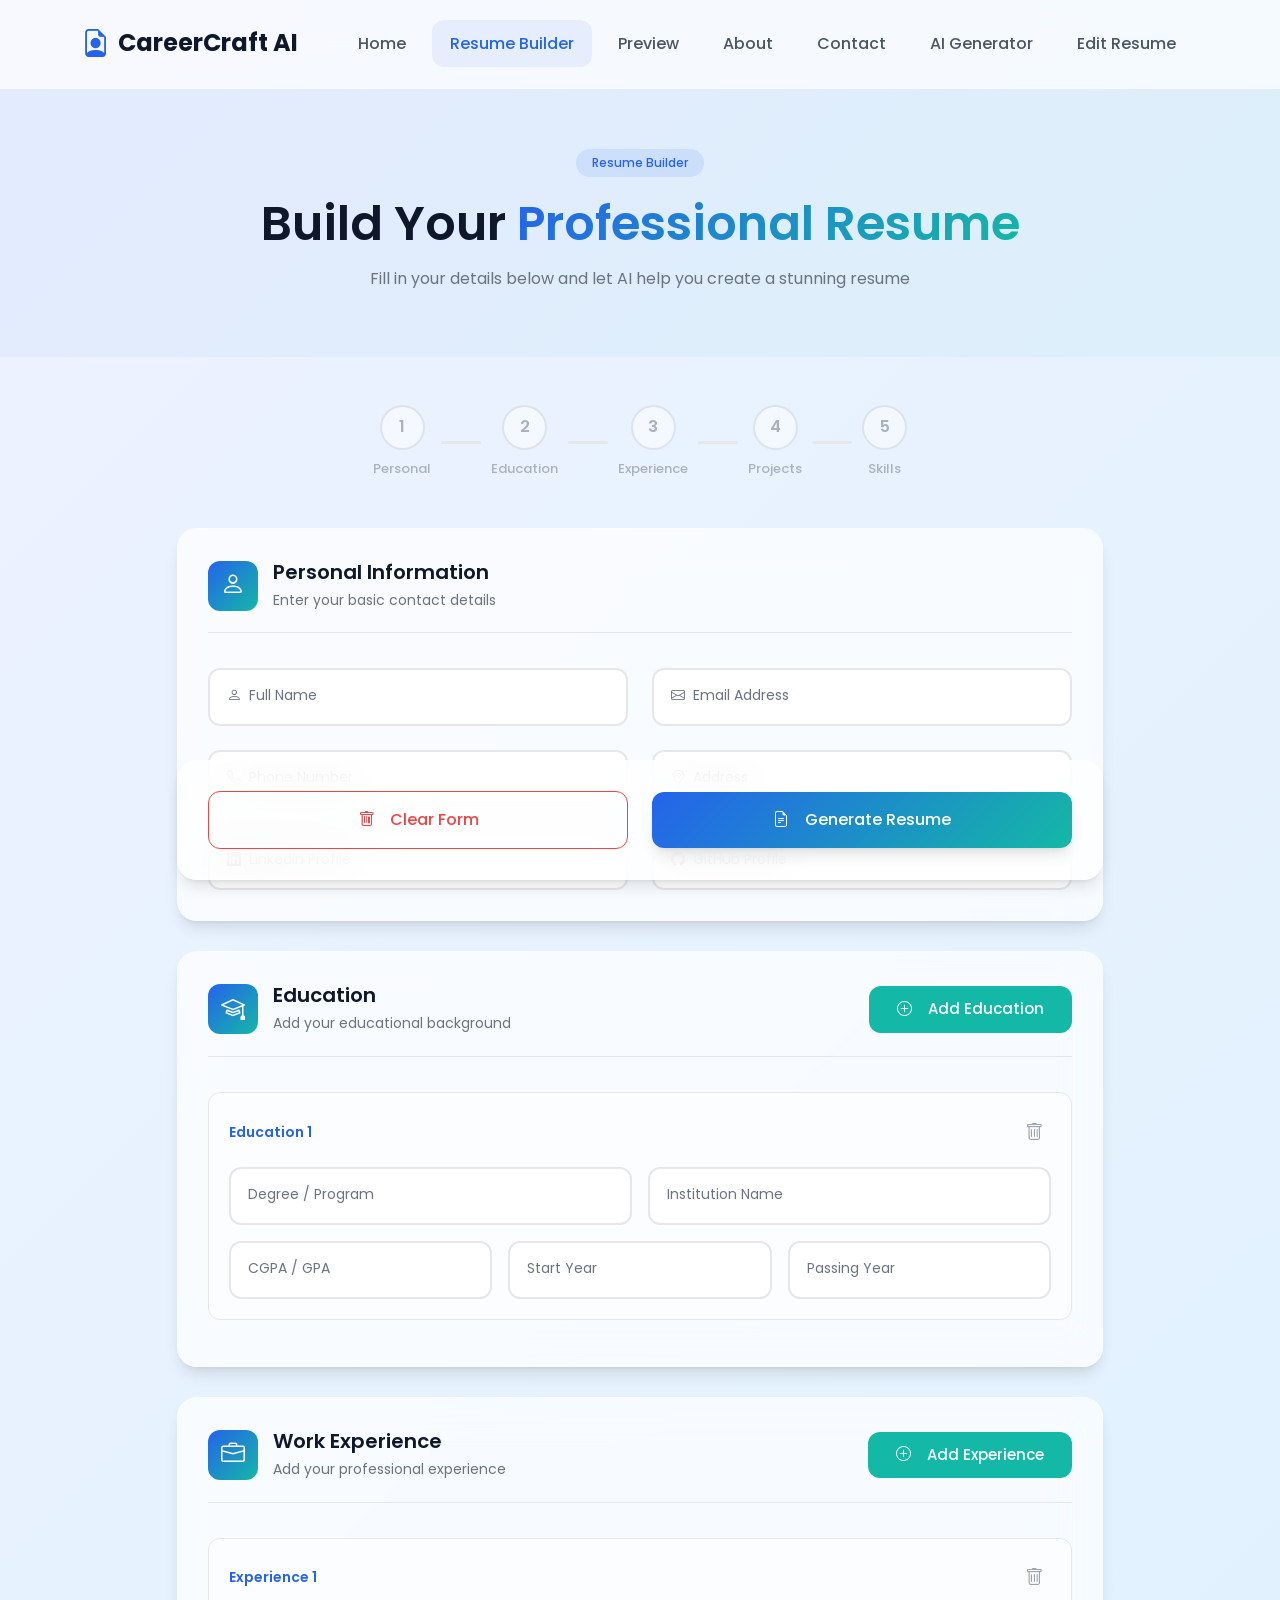
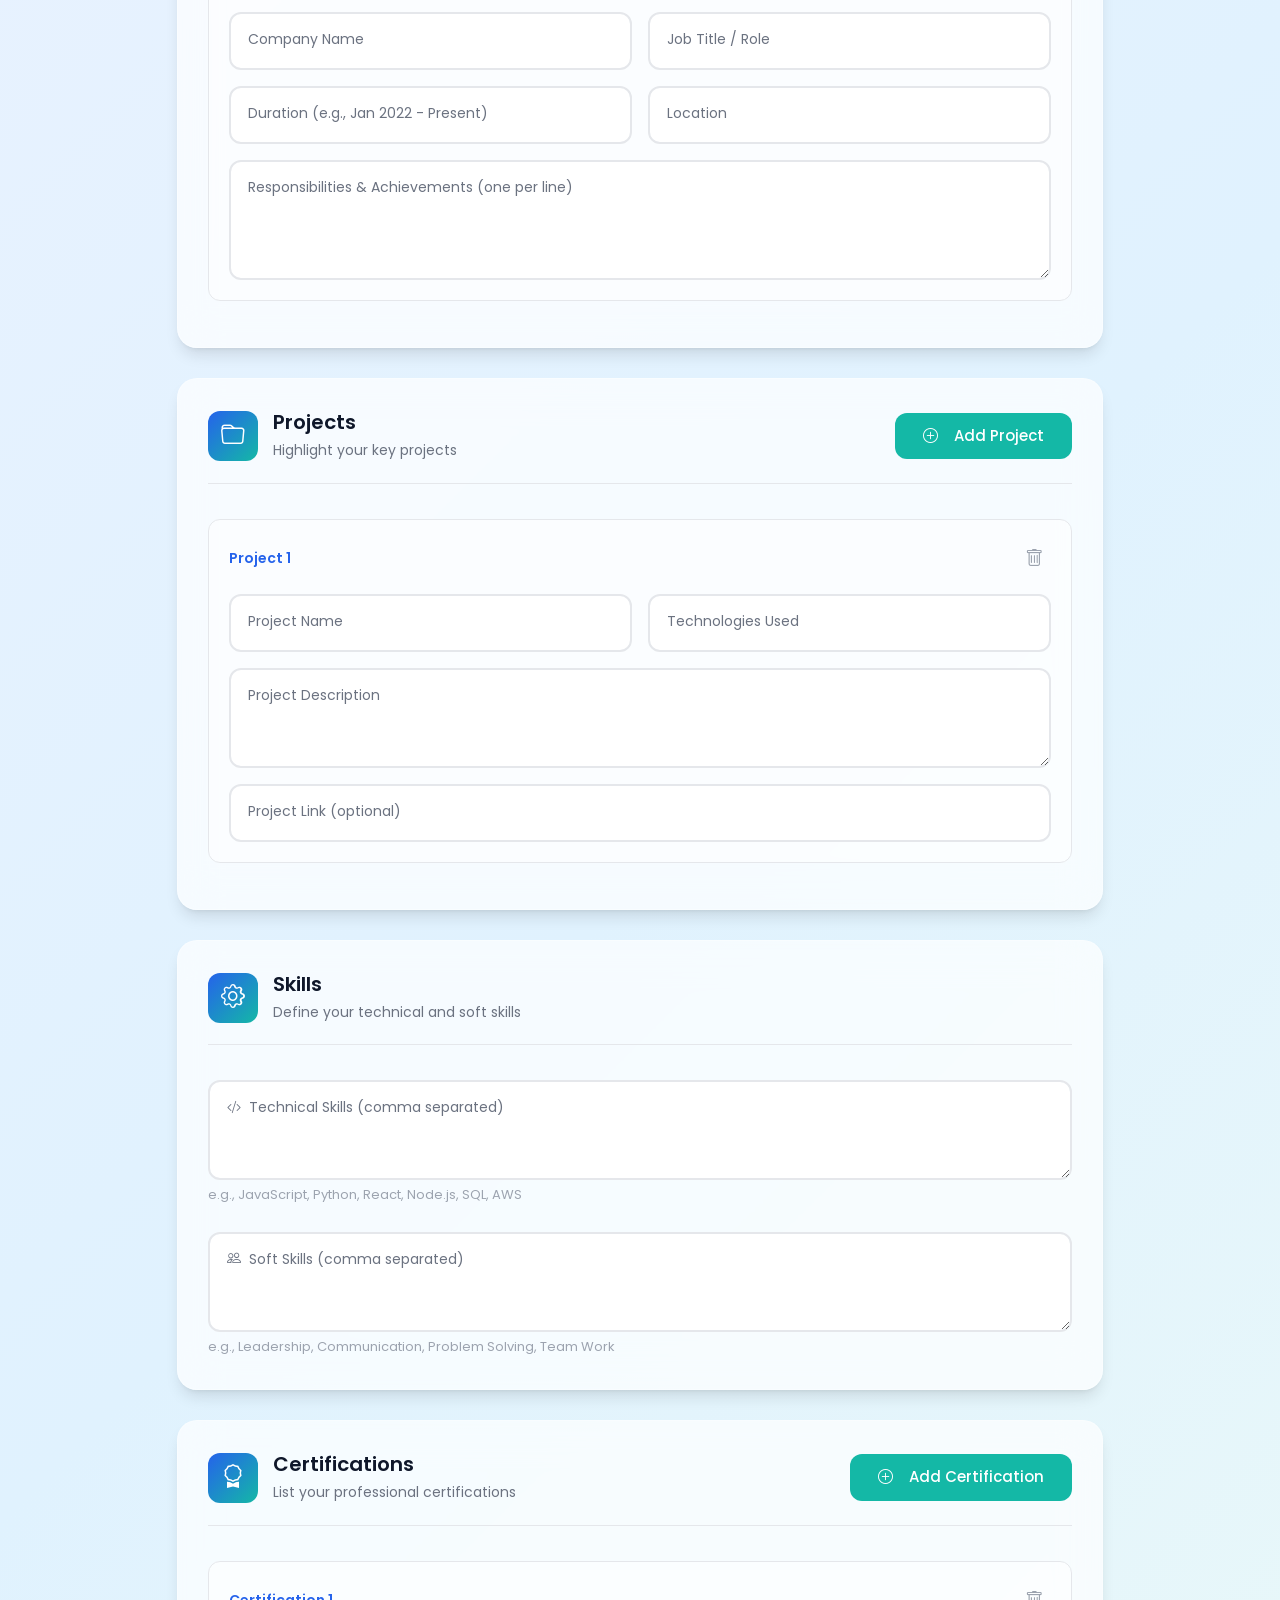
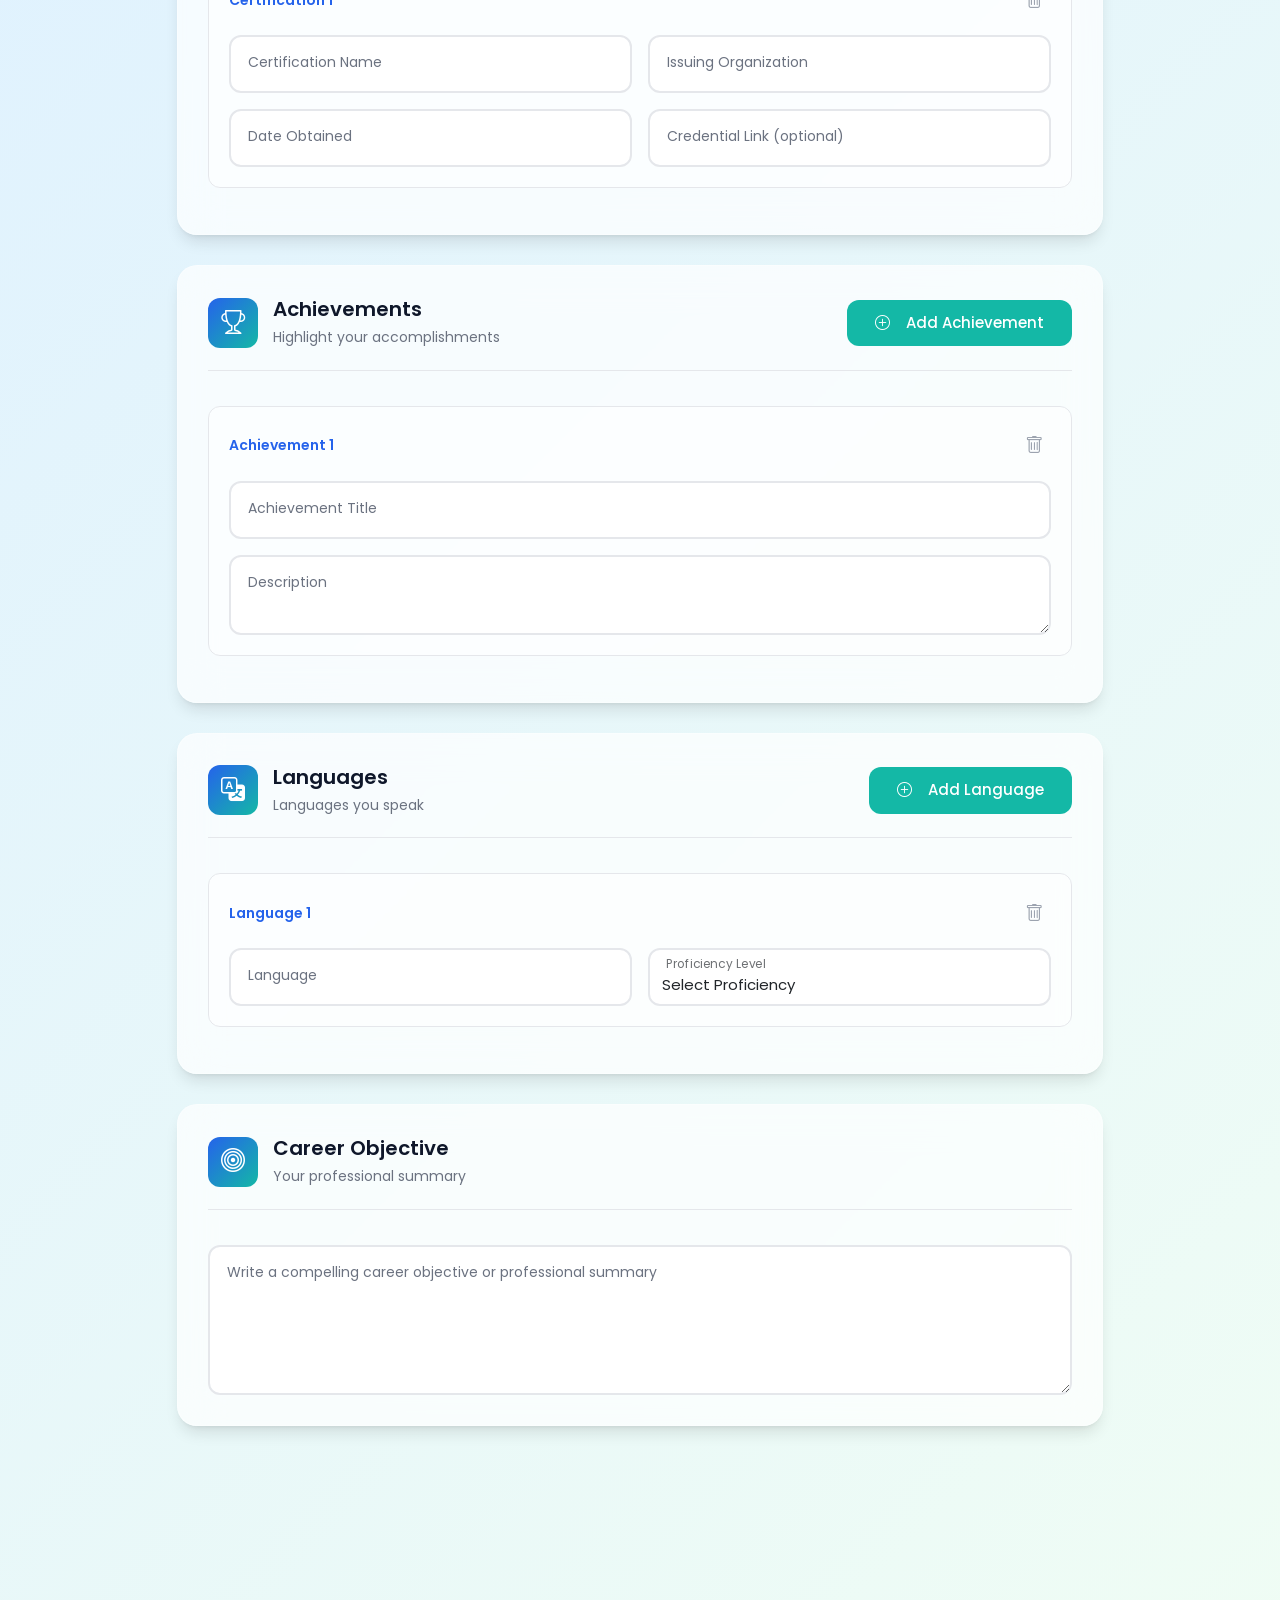
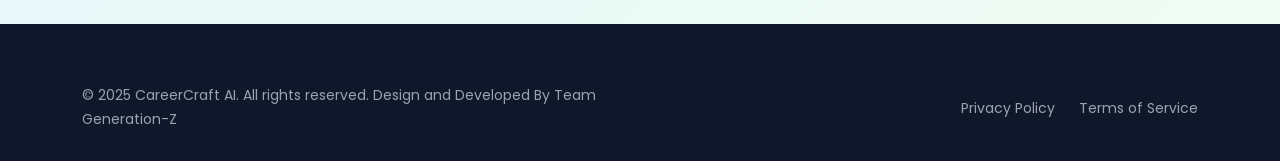
<file: Frontend/builder.html>
<!DOCTYPE html>
<html lang="en">
<head>
    <meta charset="UTF-8">
    <meta name="viewport" content="width=device-width, initial-scale=1.0">
    <title>Resume Builder - CareerCraft AI</title>
    <link href="https://cdn.jsdelivr.net/npm/bootstrap@5.3.2/dist/css/bootstrap.min.css" rel="stylesheet">
    <link href="https://cdn.jsdelivr.net/npm/bootstrap-icons@1.11.1/font/bootstrap-icons.css" rel="stylesheet">
    <link href="https://fonts.googleapis.com/css2?family=Poppins:wght@300;400;500;600;700&display=swap" rel="stylesheet">
    <link rel="stylesheet" href="css/styles.css">
</head>
<body>
    <!-- Navigation -->
    <nav class="navbar navbar-expand-lg fixed-top glass-nav">
        <div class="container">
            <a class="navbar-brand" href="index.html">
                <i class="bi bi-file-earmark-person me-2"></i>CareerCraft AI
            </a>
            <button class="navbar-toggler" type="button" data-bs-toggle="collapse" data-bs-target="#navbarNav">
                <span class="navbar-toggler-icon"></span>
            </button>
            <div class="collapse navbar-collapse" id="navbarNav">
                <ul class="navbar-nav ms-auto">
                    <li class="nav-item">
                        <a class="nav-link" href="index.html">Home</a>
                    </li>
                    <li class="nav-item">
                        <a class="nav-link active" href="builder.html">Resume Builder</a>
                    </li>
                    <li class="nav-item">
                        <a class="nav-link" href="preview.html">Preview</a>
                    </li>
                    <li class="nav-item">
                        <a class="nav-link" href="about.html">About</a>
                    </li>
                    <li class="nav-item">
                        <a class="nav-link" href="contact.html">Contact</a>
                    </li>
                    <li class="nav-item">
                    <a class="nav-link active" href="ai_resume.html">
                        AI Generator
                    </a>
                </li>
                     <li class="nav-item">
                    <a class="nav-link active" href="edit_ai_resume.html">
                        Edit Resume
                    </a>
                </li>   
                </ul>
            </div>
        </div>
    </nav>

    <!-- Page Header -->
    <section class="page-header">
        <div class="container">
            <div class="text-center py-5">
                <span class="badge badge-primary mb-3">Resume Builder</span>
                <h1 class="page-title">Build Your <span class="gradient-text">Professional Resume</span></h1>
                <p class="page-subtitle">Fill in your details below and let AI help you create a stunning resume</p>
            </div>
        </div>
    </section>

    <!-- Resume Builder Form -->
    <section class="builder-section py-5">
        <div class="container">
            <div class="row justify-content-center">
                <div class="col-lg-10">
                    <form id="resumeForm" class="resume-form">
                        <!-- Progress Indicator -->
                        <div class="form-progress mb-5">
                            <div class="progress-step active" data-step="1">
                                <div class="step-circle">1</div>
                                <span>Personal</span>
                            </div>
                            <div class="progress-line"></div>
                            <div class="progress-step" data-step="2">
                                <div class="step-circle">2</div>
                                <span>Education</span>
                            </div>
                            <div class="progress-line"></div>
                            <div class="progress-step" data-step="3">
                                <div class="step-circle">3</div>
                                <span>Experience</span>
                            </div>
                            <div class="progress-line"></div>
                            <div class="progress-step" data-step="4">
                                <div class="step-circle">4</div>
                                <span>Projects</span>
                            </div>
                            <div class="progress-line"></div>
                            <div class="progress-step" data-step="5">
                                <div class="step-circle">5</div>
                                <span>Skills</span>
                            </div>
                        </div>

                        <!-- Personal Information -->
                        <div class="form-section glass-card" id="section-personal">
                            <div class="section-header">
                                <div class="section-icon">
                                    <i class="bi bi-person"></i>
                                </div>
                                <div>
                                    <h3>Personal Information</h3>
                                    <p>Enter your basic contact details</p>
                                </div>
                            </div>
                            <div class="section-body">
                                <div class="row g-4">
                                    <div class="col-md-6">
                                        <div class="form-floating">
                                            <input type="text" class="form-control" id="full_name" name="fullName" placeholder="Full Name">
                                            <label for="fullName"><i class="bi bi-person me-2"></i>Full Name</label>
                                        </div>
                                    </div>
                                    <div class="col-md-6">
                                        <div class="form-floating">
                                            <input type="email" class="form-control" id="email" name="email" placeholder="Email">
                                            <label for="email"><i class="bi bi-envelope me-2"></i>Email Address</label>
                                        </div>
                                    </div>
                                    <div class="col-md-6">
                                        <div class="form-floating">
                                            <input type="tel" class="form-control" id="phone" name="phone" placeholder="Phone">
                                            <label for="phone"><i class="bi bi-telephone me-2"></i>Phone Number</label>
                                        </div>
                                    </div>
                                    <div class="col-md-6">
                                        <div class="form-floating">
                                            <input type="text" class="form-control" id="address" name="address" placeholder="Address">
                                            <label for="address"><i class="bi bi-geo-alt me-2"></i>Address</label>
                                        </div>
                                    </div>
                                    <div class="col-md-6">
                                        <div class="form-floating">
                                            <input type="url" class="form-control" id="linkedin" name="linkedin" placeholder="LinkedIn">
                                            <label for="linkedin"><i class="bi bi-linkedin me-2"></i>LinkedIn Profile</label>
                                        </div>
                                    </div>
                                    <div class="col-md-6">
                                        <div class="form-floating">
                                            <input type="url" class="form-control" id="github" name="github" placeholder="GitHub">
                                            <label for="github"><i class="bi bi-github me-2"></i>GitHub Profile</label>
                                        </div>
                                    </div>
                                </div>
                            </div>
                        </div>

                        <!-- Education -->
                        <div class="form-section glass-card" id="section-education">
                            <div class="section-header">
                                <div class="section-icon">
                                    <i class="bi bi-mortarboard"></i>
                                </div>
                                <div>
                                    <h3>Education</h3>
                                    <p>Add your educational background</p>
                                </div>
                                <button type="button" class="btn btn-add ms-auto" onclick="addEducation()">
                                    <i class="bi bi-plus-circle me-2"></i>Add Education
                                </button>
                            </div>
                            <div class="section-body" id="educationContainer">
                                <div class="education-entry entry-card glass-card-inner" data-index="0">
                                    <div class="entry-header">
                                        <span class="entry-number">Education 1</span>
                                        <button type="button" class="btn-remove" onclick="removeEducation(this)">
                                            <i class="bi bi-trash"></i>
                                        </button>
                                    </div>
                                    <div class="row g-3">
                                        <div class="col-md-6">
                                            <div class="form-floating">
                                                <input type="text" class="form-control" id="degree0" name="degree0" placeholder="Degree">
                                                <label for="degree0">Degree / Program</label>
                                            </div>
                                        </div>
                                        <div class="col-md-6">
                                            <div class="form-floating">
                                                <input type="text" class="form-control" id="college0" name="college0" placeholder="College">
                                                <label for="college0">Institution Name</label>
                                            </div>
                                        </div>
                                        <div class="col-md-4">
                                            <div class="form-floating">
                                                <input type="number" step="0.01" class="form-control" id="cgpa0" name="cgpa0" placeholder="CGPA">
                                                <label for="cgpa0">CGPA / GPA</label>
                                            </div>
                                        </div>
                                        <div class="col-md-4">
                                            <div class="form-floating">
                                                <input type="number" class="form-control" id="startYear0" name="startYear0" placeholder="Start Year" min="1950" max="2030">
                                                <label for="startYear0">Start Year</label>
                                            </div>
                                        </div>
                                        <div class="col-md-4">
                                            <div class="form-floating">
                                                <input type="number" class="form-control" id="passingYear0" name="passingYear0" placeholder="Passing Year" min="1950" max="2030">
                                                <label for="passingYear0">Passing Year</label>
                                            </div>
                                        </div>
                                    </div>
                                </div>
                            </div>
                        </div>

                        <!-- Experience -->
                        <div class="form-section glass-card" id="section-experience">
                            <div class="section-header">
                                <div class="section-icon">
                                    <i class="bi bi-briefcase"></i>
                                </div>
                                <div>
                                    <h3>Work Experience</h3>
                                    <p>Add your professional experience</p>
                                </div>
                                <button type="button" class="btn btn-add ms-auto" onclick="addExperience()">
                                    <i class="bi bi-plus-circle me-2"></i>Add Experience
                                </button>
                            </div>
                            <div class="section-body" id="experienceContainer">
                                <div class="experience-entry entry-card glass-card-inner" data-index="0">
                                    <div class="entry-header">
                                        <span class="entry-number">Experience 1</span>
                                        <button type="button" class="btn-remove" onclick="removeExperience(this)">
                                            <i class="bi bi-trash"></i>
                                        </button>
                                    </div>
                                    <div class="row g-3">
                                        <div class="col-md-6">
                                            <div class="form-floating">
                                                <input type="text" class="form-control" id="company0" name="company0" placeholder="Company">
                                                <label for="company0">Company Name</label>
                                            </div>
                                        </div>
                                        <div class="col-md-6">
                                            <div class="form-floating">
                                                <input type="text" class="form-control" id="role0" name="role0" placeholder="Role">
                                                <label for="role0">Job Title / Role</label>
                                            </div>
                                        </div>
                                        <div class="col-md-6">
                                            <div class="form-floating">
                                                <input type="text" class="form-control" id="duration0" name="duration0" placeholder="Duration">
                                                <label for="duration0">Duration (e.g., Jan 2022 - Present)</label>
                                            </div>
                                        </div>
                                        <div class="col-md-6">
                                            <div class="form-floating">
                                                <input type="text" class="form-control" id="location0" name="location0" placeholder="Location">
                                                <label for="location0">Location</label>
                                            </div>
                                        </div>
                                        <div class="col-12">
                                            <div class="form-floating">
                                                <textarea class="form-control" id="responsibilities0" name="responsibilities0" placeholder="Responsibilities" style="height: 120px;"></textarea>
                                                <label for="responsibilities0">Responsibilities & Achievements (one per line)</label>
                                            </div>
                                        </div>
                                    </div>
                                </div>
                            </div>
                        </div>

                        <!-- Projects -->
                        <div class="form-section glass-card" id="section-projects">
                            <div class="section-header">
                                <div class="section-icon">
                                    <i class="bi bi-folder"></i>
                                </div>
                                <div>
                                    <h3>Projects</h3>
                                    <p>Highlight your key projects</p>
                                </div>
                                <button type="button" class="btn btn-add ms-auto" onclick="addProject()">
                                    <i class="bi bi-plus-circle me-2"></i>Add Project
                                </button>
                            </div>
                            <div class="section-body" id="projectsContainer">
                                <div class="project-entry entry-card glass-card-inner" data-index="0">
                                    <div class="entry-header">
                                        <span class="entry-number">Project 1</span>
                                        <button type="button" class="btn-remove" onclick="removeProject(this)">
                                            <i class="bi bi-trash"></i>
                                        </button>
                                    </div>
                                    <div class="row g-3">
                                        <div class="col-md-6">
                                            <div class="form-floating">
                                                <input type="text" class="form-control" id="projectName0" name="projectName0" placeholder="Project Name">
                                                <label for="projectName0">Project Name</label>
                                            </div>
                                        </div>
                                        <div class="col-md-6">
                                            <div class="form-floating">
                                                <input type="text" class="form-control" id="technologies0" name="technologies0" placeholder="Technologies">
                                                <label for="technologies0">Technologies Used</label>
                                            </div>
                                        </div>
                                        <div class="col-12">
                                            <div class="form-floating">
                                                <textarea class="form-control" id="projectDescription0" name="projectDescription0" placeholder="Description" style="height: 100px;"></textarea>
                                                <label for="projectDescription0">Project Description</label>
                                            </div>
                                        </div>
                                        <div class="col-12">
                                            <div class="form-floating">
                                                <input type="url" class="form-control" id="projectLink0" name="projectLink0" placeholder="Project Link">
                                                <label for="projectLink0">Project Link (optional)</label>
                                            </div>
                                        </div>
                                    </div>
                                </div>
                            </div>
                        </div>

                        <!-- Skills -->
                        <div class="form-section glass-card" id="section-skills">
                            <div class="section-header">
                                <div class="section-icon">
                                    <i class="bi bi-gear"></i>
                                </div>
                                <div>
                                    <h3>Skills</h3>
                                    <p>Define your technical and soft skills</p>
                                </div>
                            </div>
                            <div class="section-body">
                                <div class="row g-4">
                                    <div class="col-12">
                                        <div class="form-floating">
                                            <textarea class="form-control" id="technicalSkills" name="technicalSkills" placeholder="Technical Skills" style="height: 100px;"></textarea>
                                            <label for="technicalSkills"><i class="bi bi-code-slash me-2"></i>Technical Skills (comma separated)</label>
                                        </div>
                                        <small class="form-hint">e.g., JavaScript, Python, React, Node.js, SQL, AWS</small>
                                    </div>
                                    <div class="col-12">
                                        <div class="form-floating">
                                            <textarea class="form-control" id="softSkills" name="softSkills" placeholder="Soft Skills" style="height: 100px;"></textarea>
                                            <label for="softSkills"><i class="bi bi-people me-2"></i>Soft Skills (comma separated)</label>
                                        </div>
                                        <small class="form-hint">e.g., Leadership, Communication, Problem Solving, Team Work</small>
                                    </div>
                                </div>
                            </div>
                        </div>

                        <!-- Certifications -->
                        <div class="form-section glass-card" id="section-certifications">
                            <div class="section-header">
                                <div class="section-icon">
                                    <i class="bi bi-award"></i>
                                </div>
                                <div>
                                    <h3>Certifications</h3>
                                    <p>List your professional certifications</p>
                                </div>
                                <button type="button" class="btn btn-add ms-auto" onclick="addCertification()">
                                    <i class="bi bi-plus-circle me-2"></i>Add Certification
                                </button>
                            </div>
                            <div class="section-body" id="certificationsContainer">
                                <div class="certification-entry entry-card glass-card-inner" data-index="0">
                                    <div class="entry-header">
                                        <span class="entry-number">Certification 1</span>
                                        <button type="button" class="btn-remove" onclick="removeCertification(this)">
                                            <i class="bi bi-trash"></i>
                                        </button>
                                    </div>
                                    <div class="row g-3">
                                        <div class="col-md-6">
                                            <div class="form-floating">
                                                <input type="text" class="form-control" id="certName0" name="certName0" placeholder="Certification Name">
                                                <label for="certName0">Certification Name</label>
                                            </div>
                                        </div>
                                        <div class="col-md-6">
                                            <div class="form-floating">
                                                <input type="text" class="form-control" id="certOrg0" name="certOrg0" placeholder="Issuing Organization">
                                                <label for="certOrg0">Issuing Organization</label>
                                            </div>
                                        </div>
                                        <div class="col-md-6">
                                            <div class="form-floating">
                                                <input type="text" class="form-control" id="certDate0" name="certDate0" placeholder="Date">
                                                <label for="certDate0">Date Obtained</label>
                                            </div>
                                        </div>
                                        <div class="col-md-6">
                                            <div class="form-floating">
                                                <input type="url" class="form-control" id="certLink0" name="certLink0" placeholder="Credential Link">
                                                <label for="certLink0">Credential Link (optional)</label>
                                            </div>
                                        </div>
                                    </div>
                                </div>
                            </div>
                        </div>

                        <!-- Achievements -->
                        <div class="form-section glass-card" id="section-achievements">
                            <div class="section-header">
                                <div class="section-icon">
                                    <i class="bi bi-trophy"></i>
                                </div>
                                <div>
                                    <h3>Achievements</h3>
                                    <p>Highlight your accomplishments</p>
                                </div>
                                <button type="button" class="btn btn-add ms-auto" onclick="addAchievement()">
                                    <i class="bi bi-plus-circle me-2"></i>Add Achievement
                                </button>
                            </div>
                            <div class="section-body" id="achievementsContainer">
                                <div class="achievement-entry entry-card glass-card-inner" data-index="0">
                                    <div class="entry-header">
                                        <span class="entry-number">Achievement 1</span>
                                        <button type="button" class="btn-remove" onclick="removeAchievement(this)">
                                            <i class="bi bi-trash"></i>
                                        </button>
                                    </div>
                                    <div class="row g-3">
                                        <div class="col-12">
                                            <div class="form-floating">
                                                <input type="text" class="form-control" id="achievement0" name="achievement0" placeholder="Achievement">
                                                <label for="achievement0">Achievement Title</label>
                                            </div>
                                        </div>
                                        <div class="col-12">
                                            <div class="form-floating">
                                                <textarea class="form-control" id="achievementDesc0" name="achievementDesc0" placeholder="Description" style="height: 80px;"></textarea>
                                                <label for="achievementDesc0">Description</label>
                                            </div>
                                        </div>
                                    </div>
                                </div>
                            </div>
                        </div>

                        <!-- Languages -->
                        <div class="form-section glass-card" id="section-languages">
                            <div class="section-header">
                                <div class="section-icon">
                                    <i class="bi bi-translate"></i>
                                </div>
                                <div>
                                    <h3>Languages</h3>
                                    <p>Languages you speak</p>
                                </div>
                                <button type="button" class="btn btn-add ms-auto" onclick="addLanguage()">
                                    <i class="bi bi-plus-circle me-2"></i>Add Language
                                </button>
                            </div>
                            <div class="section-body" id="languagesContainer">
                                <div class="language-entry entry-card glass-card-inner" data-index="0">
                                    <div class="entry-header">
                                        <span class="entry-number">Language 1</span>
                                        <button type="button" class="btn-remove" onclick="removeLanguage(this)">
                                            <i class="bi bi-trash"></i>
                                        </button>
                                    </div>
                                    <div class="row g-3">
                                        <div class="col-md-6">
                                            <div class="form-floating">
                                                <input type="text" class="form-control" id="language0" name="language0" placeholder="Language">
                                                <label for="language0">Language</label>
                                            </div>
                                        </div>
                                        <div class="col-md-6">
                                            <div class="form-floating">
                                                <select class="form-control" id="proficiency0" name="proficiency0">
                                                    <option value="">Select Proficiency</option>
                                                    <option value="Native">Native</option>
                                                    <option value="Fluent">Fluent</option>
                                                    <option value="Advanced">Advanced</option>
                                                    <option value="Intermediate">Intermediate</option>
                                                    <option value="Basic">Basic</option>
                                                </select>
                                                <label for="proficiency0">Proficiency Level</label>
                                            </div>
                                        </div>
                                    </div>
                                </div>
                            </div>
                        </div>

                        <!-- Career Objective -->
                        <div class="form-section glass-card" id="section-objective">
                            <div class="section-header">
                                <div class="section-icon">
                                    <i class="bi bi-bullseye"></i>
                                </div>
                                <div>
                                    <h3>Career Objective</h3>
                                    <p>Your professional summary</p>
                                </div>
                            </div>
                            <div class="section-body">
                                <div class="form-floating">
                                    <textarea class="form-control" id="careerObjective" name="careerObjective" placeholder="Career Objective" style="height: 150px;"></textarea>
                                    <label for="careerObjective">Write a compelling career objective or professional summary</label>
                                </div>
                                <!-- <div class="ai-suggestion-box mt-3">
                                    <div class="ai-suggestion-header">
                                        <i class="bi bi-cpu me-2"></i>
                                        <span>AI Suggestion</span>
                                    </div>
                                    <p id="aiSuggestion">Fill in your details and click "Get AI Suggestion" to receive personalized recommendations for your career objective.</p>
                                    <button type="button" class="btn btn-outline-primary btn-sm mt-2" onclick="getAISuggestion()">
                                        <i class="bi bi-magic me-2"></i>Get AI Suggestion
                                    </button>
                                </div> -->
                            </div>
                        </div>

                        <!-- Form Actions -->
                        <div class="form-actions glass-card">
                            <div class="row align-items-center">
                                <div class="col-md-6 mb-3 mb-md-0">
                                    <button type="button" class="btn btn-outline-danger btn-lg w-100" onclick="clearForm()">
                                        <i class="bi bi-trash me-2"></i>Clear Form
                                    </button>
                                </div>
                                <div class="col-md-6">
                                    <button type="submit" class="btn btn-primary btn-lg w-100">
                                        <i class="bi bi-file-earmark-text me-2"></i>Generate Resume
                                    </button>
                                </div>
                            </div>
                        </div>
                    </form>
                </div>
            </div>
        </div>
    </section>

    <!-- Footer -->
    <footer class="footer">
        <div class="container">
            <div class="row align-items-center">
                <div class="col-md-6">
                    <p class="copyright">&copy; 2025 CareerCraft AI. All rights reserved. Design and Developed By Team Generation-Z</p>
                </div>
                <div class="col-md-6 text-md-end">
                    <div class="footer-legal">
                        <a href="#">Privacy Policy</a>
                        <a href="#">Terms of Service</a>
                    </div>
                </div>
            </div>
        </div>
    </footer>
    <script src="https://cdn.jsdelivr.net/npm/bootstrap@5.3.2/dist/js/bootstrap.bundle.min.js"></script>
    <script src="js/main.js"></script>
    <script src="js/builder.js"></script>
</body>
</html>
</file>
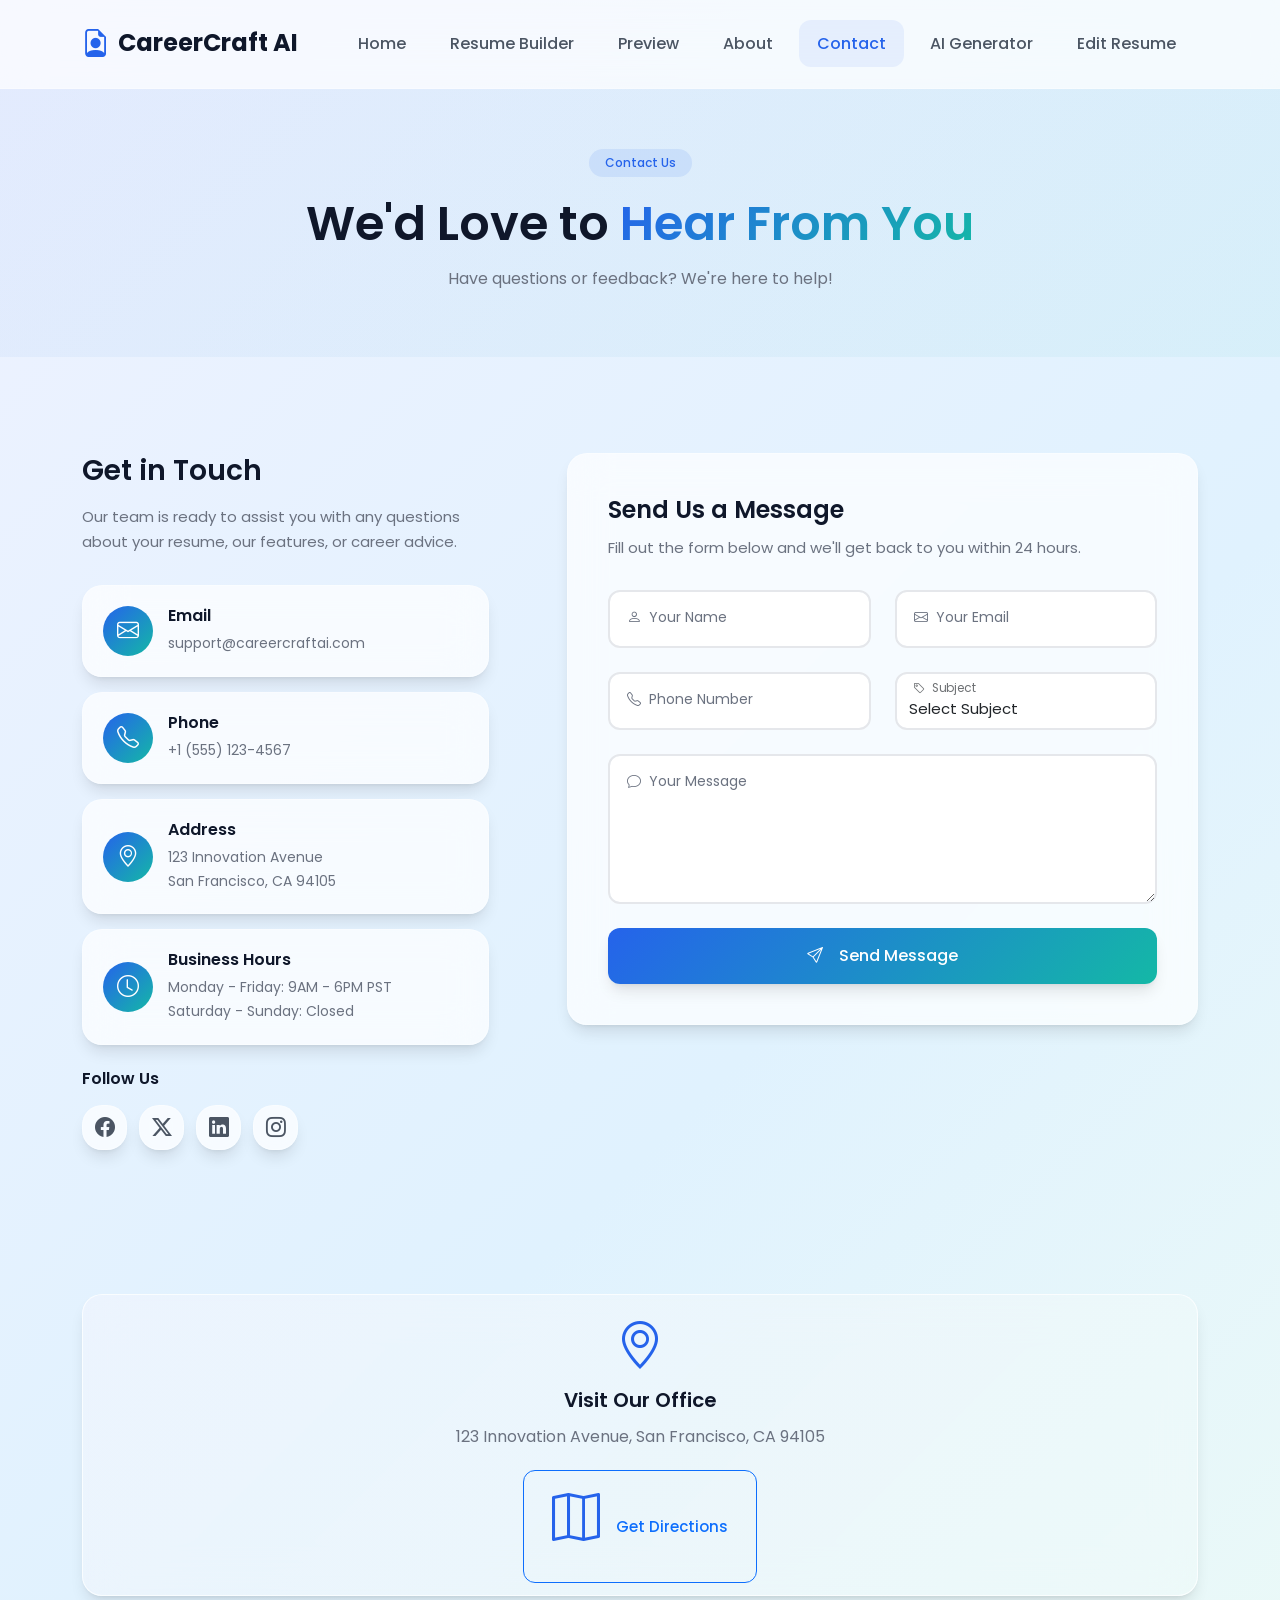
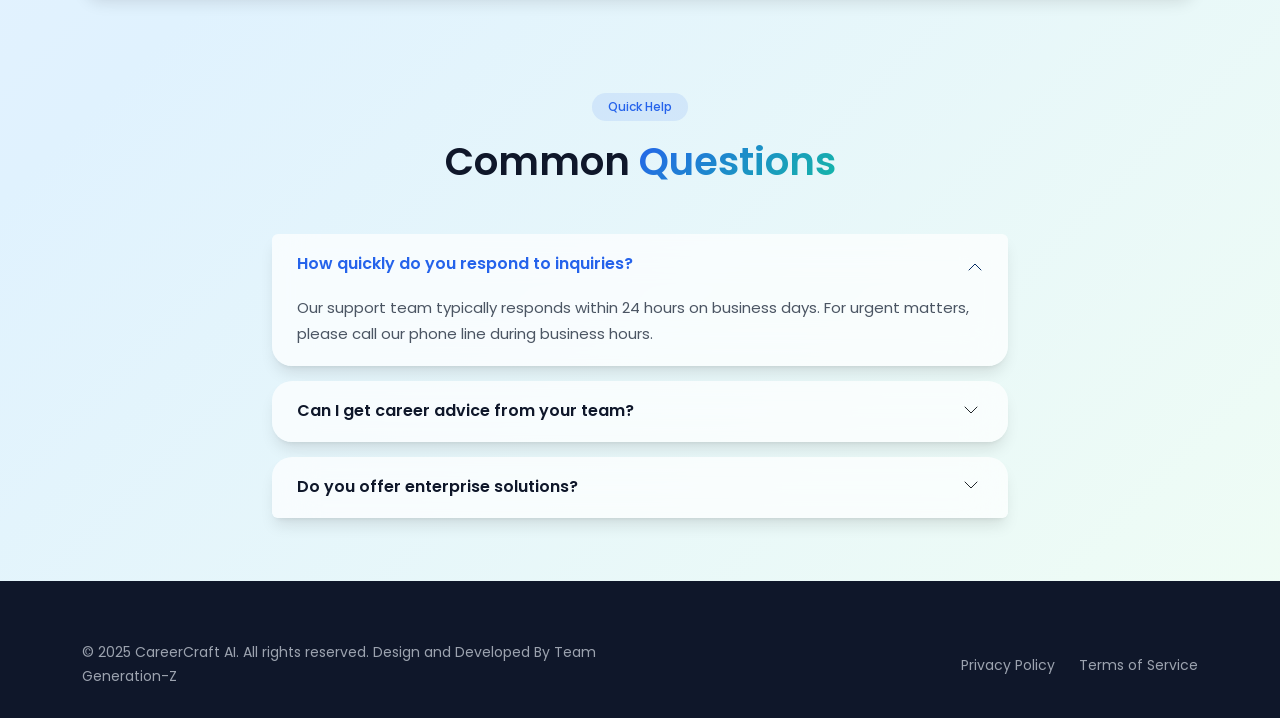
<file: Frontend/contact.html>
<!DOCTYPE html>
<html lang="en">
<head>
    <meta charset="UTF-8">
    <meta name="viewport" content="width=device-width, initial-scale=1.0">
    <title>Contact Us - CareerCraft AI</title>
    <link href="https://cdn.jsdelivr.net/npm/bootstrap@5.3.2/dist/css/bootstrap.min.css" rel="stylesheet">
    <link href="https://cdn.jsdelivr.net/npm/bootstrap-icons@1.11.1/font/bootstrap-icons.css" rel="stylesheet">
    <link href="https://fonts.googleapis.com/css2?family=Poppins:wght@300;400;500;600;700&display=swap" rel="stylesheet">
    <link rel="stylesheet" href="css/styles.css">
</head>
<body>
    <!-- Navigation -->
    <nav class="navbar navbar-expand-lg fixed-top glass-nav">
        <div class="container">
            <a class="navbar-brand" href="index.html">
                <i class="bi bi-file-earmark-person me-2"></i>CareerCraft AI
            </a>
            <button class="navbar-toggler" type="button" data-bs-toggle="collapse" data-bs-target="#navbarNav">
                <span class="navbar-toggler-icon"></span>
            </button>
            <div class="collapse navbar-collapse" id="navbarNav">
                <ul class="navbar-nav ms-auto">
                    <li class="nav-item">
                        <a class="nav-link" href="index.html">Home</a>
                    </li>
                    <li class="nav-item">
                        <a class="nav-link" href="builder.html">Resume Builder</a>
                    </li>
                    <li class="nav-item">
                        <a class="nav-link" href="preview.html">Preview</a>
                    </li>
                    <li class="nav-item">
                        <a class="nav-link" href="about.html">About</a>
                    </li>
                    <li class="nav-item">
                        <a class="nav-link active" href="contact.html">Contact</a>
                    </li>
                    <li class="nav-item">
                    <a class="nav-link active" href="ai_resume.html">
                        AI Generator
                    </a>
                </li>
                     <li class="nav-item">
                    <a class="nav-link active" href="edit_ai_resume.html">
                        Edit Resume
                    </a>
                </li>   
                </ul>
            </div>
        </div>
    </nav>

    <!-- Page Header -->
    <section class="page-header">
        <div class="container">
            <div class="text-center py-5">
                <span class="badge badge-primary mb-3">Contact Us</span>
                <h1 class="page-title">We'd Love to <span class="gradient-text">Hear From You</span></h1>
                <p class="page-subtitle">Have questions or feedback? We're here to help!</p>
            </div>
        </div>
    </section>

    <!-- Contact Section -->
    <section class="contact-section py-5">
        <div class="container py-5">
            <div class="row g-5">
                <!-- Contact Info -->
                <div class="col-lg-5">
                    <div class="contact-info">
                        <h2>Get in Touch</h2>
                        <p>Our team is ready to assist you with any questions about your resume, our features, or career advice.</p>

                        <div class="contact-item glass-card">
                            <div class="contact-icon">
                                <i class="bi bi-envelope"></i>
                            </div>
                            <div class="contact-details">
                                <h5>Email</h5>
                                <p>support@careercraftai.com</p>
                            </div>
                        </div>

                        <div class="contact-item glass-card">
                            <div class="contact-icon">
                                <i class="bi bi-telephone"></i>
                            </div>
                            <div class="contact-details">
                                <h5>Phone</h5>
                                <p>+1 (555) 123-4567</p>
                            </div>
                        </div>

                        <div class="contact-item glass-card">
                            <div class="contact-icon">
                                <i class="bi bi-geo-alt"></i>
                            </div>
                            <div class="contact-details">
                                <h5>Address</h5>
                                <p>123 Innovation Avenue<br>San Francisco, CA 94105</p>
                            </div>
                        </div>

                        <div class="contact-item glass-card">
                            <div class="contact-icon">
                                <i class="bi bi-clock"></i>
                            </div>
                            <div class="contact-details">
                                <h5>Business Hours</h5>
                                <p>Monday - Friday: 9AM - 6PM PST<br>Saturday - Sunday: Closed</p>
                            </div>
                        </div>

                        <div class="social-links-large mt-4">
                            <h5>Follow Us</h5>
                            <div class="social-icons">
                                <a href="#" class="social-icon glass-card">
                                    <i class="bi bi-facebook"></i>
                                </a>
                                <a href="#" class="social-icon glass-card">
                                    <i class="bi bi-twitter-x"></i>
                                </a>
                                <a href="#" class="social-icon glass-card">
                                    <i class="bi bi-linkedin"></i>
                                </a>
                                <a href="#" class="social-icon glass-card">
                                    <i class="bi bi-instagram"></i>
                                </a>
                            </div>
                        </div>
                    </div>
                </div>

                <!-- Contact Form -->
                <div class="col-lg-7">
                    <div class="contact-form-wrapper glass-card">
                        <h3>Send Us a Message</h3>
                        <p>Fill out the form below and we'll get back to you within 24 hours.</p>

                        <form id="contactForm" class="contact-form">
                            <div class="row g-4">
                                <div class="col-md-6">
                                    <div class="form-floating">
                                        <input type="text" class="form-control" id="contactName" placeholder="Your Name" required>
                                        <label for="contactName"><i class="bi bi-person me-2"></i>Your Name</label>
                                    </div>
                                </div>
                                <div class="col-md-6">
                                    <div class="form-floating">
                                        <input type="email" class="form-control" id="contactEmail" placeholder="Your Email" required>
                                        <label for="contactEmail"><i class="bi bi-envelope me-2"></i>Your Email</label>
                                    </div>
                                </div>
                                <div class="col-md-6">
                                    <div class="form-floating">
                                        <input type="tel" class="form-control" id="contactPhone" placeholder="Phone Number">
                                        <label for="contactPhone"><i class="bi bi-telephone me-2"></i>Phone Number</label>
                                    </div>
                                </div>
                                <div class="col-md-6">
                                    <div class="form-floating">
                                        <select class="form-control" id="contactSubject" placeholder="Subject">
                                            <option value="">Select Subject</option>
                                            <option value="General Inquiry">General Inquiry</option>
                                            <option value="Technical Support">Technical Support</option>
                                            <option value="Feature Request">Feature Request</option>
                                            <option value="Partnership">Partnership</option>
                                            <option value="Feedback">Feedback</option>
                                            <option value="Other">Other</option>
                                        </select>
                                        <label for="contactSubject"><i class="bi bi-tag me-2"></i>Subject</label>
                                    </div>
                                </div>
                                <div class="col-12">
                                    <div class="form-floating">
                                        <textarea class="form-control" id="contactMessage" placeholder="Your Message" style="height: 150px;" required></textarea>
                                        <label for="contactMessage"><i class="bi bi-chat me-2"></i>Your Message</label>
                                    </div>
                                </div>
                                <div class="col-12">
                                    <button type="submit" class="btn btn-primary btn-lg w-100">
                                        <i class="bi bi-send me-2"></i>Send Message
                                    </button>
                                </div>
                            </div>
                        </form>

                        <div id="contactSuccess" class="contact-success" style="display: none;">
                            <div class="success-icon">
                                <i class="bi bi-check-circle-fill"></i>
                            </div>
                            <h4>Message Sent Successfully!</h4>
                            <p>Thank you for reaching out. We'll get back to you within 24 hours.</p>
                        </div>
                    </div>
                </div>
            </div>
        </div>
    </section>

    <!-- Map Section -->
    <section class="map-section py-5">
        <div class="container">
            <div class="map-wrapper glass-card">
                <div class="map-placeholder">
                    <div class="map-content">
                        <i class="bi bi-geo-alt"></i>
                        <h4>Visit Our Office</h4>
                        <p>123 Innovation Avenue, San Francisco, CA 94105</p>
                        <a href="https://maps.google.com" target="_blank" class="btn btn-outline-primary">
                            <i class="bi bi-map me-2"></i>Get Directions
                        </a>
                    </div>
                </div>
            </div>
        </div>
    </section>

    <!-- FAQ Mini Section -->
    <section class="faq-mini-section py-5">
        <div class="container">
            <div class="text-center mb-5">
                <span class="badge badge-primary mb-3">Quick Help</span>
                <h2 class="section-title">Common <span class="gradient-text">Questions</span></h2>
            </div>
            <div class="row justify-content-center">
                <div class="col-lg-8">
                    <div class="accordion glass-accordion" id="contactFaq">
                        <div class="accordion-item glass-card">
                            <h2 class="accordion-header">
                                <button class="accordion-button" type="button" data-bs-toggle="collapse" data-bs-target="#contactFaq1">
                                    How quickly do you respond to inquiries?
                                </button>
                            </h2>
                            <div id="contactFaq1" class="accordion-collapse collapse show" data-bs-parent="#contactFaq">
                                <div class="accordion-body">
                                    Our support team typically responds within 24 hours on business days. For urgent matters, please call our phone line during business hours.
                                </div>
                            </div>
                        </div>
                        <div class="accordion-item glass-card">
                            <h2 class="accordion-header">
                                <button class="accordion-button collapsed" type="button" data-bs-toggle="collapse" data-bs-target="#contactFaq2">
                                    Can I get career advice from your team?
                                </button>
                            </h2>
                            <div id="contactFaq2" class="accordion-collapse collapse" data-bs-parent="#contactFaq">
                                <div class="accordion-body">
                                    Yes! Our career experts are available to help with resume optimization, interview preparation, and career planning. Schedule a consultation through the contact form.
                                </div>
                            </div>
                        </div>
                        <div class="accordion-item glass-card">
                            <h2 class="accordion-header">
                                <button class="accordion-button collapsed" type="button" data-bs-toggle="collapse" data-bs-target="#contactFaq3">
                                    Do you offer enterprise solutions?
                                </button>
                            </h2>
                            <div id="contactFaq3" class="accordion-collapse collapse" data-bs-parent="#contactFaq">
                                <div class="accordion-body">
                                    Absolutely! We offer enterprise plans for organizations looking to provide CareerCraft AI to their employees or members. Contact us for custom pricing and features.
                                </div>
                            </div>
                        </div>
                    </div>
                </div>
            </div>
        </div>
    </section>

    <!-- Footer -->
    <footer class="footer">
        <div class="container">
            <div class="row align-items-center">
                <div class="col-md-6">
                    <p class="copyright">&copy; 2025 CareerCraft AI. All rights reserved. Design and Developed By Team Generation-Z</p>
                </div>
                <div class="col-md-6 text-md-end">
                    <div class="footer-legal">
                        <a href="#">Privacy Policy</a>
                        <a href="#">Terms of Service</a>
                    </div>
                </div>
            </div>
        </div>
    </footer>

    <script src="https://cdn.jsdelivr.net/npm/bootstrap@5.3.2/dist/js/bootstrap.bundle.min.js"></script>
    <script type="module" src="js/main.js"></script>
    <script type="module" src="js/contact.js"></script>
</body>
</html>
</file>
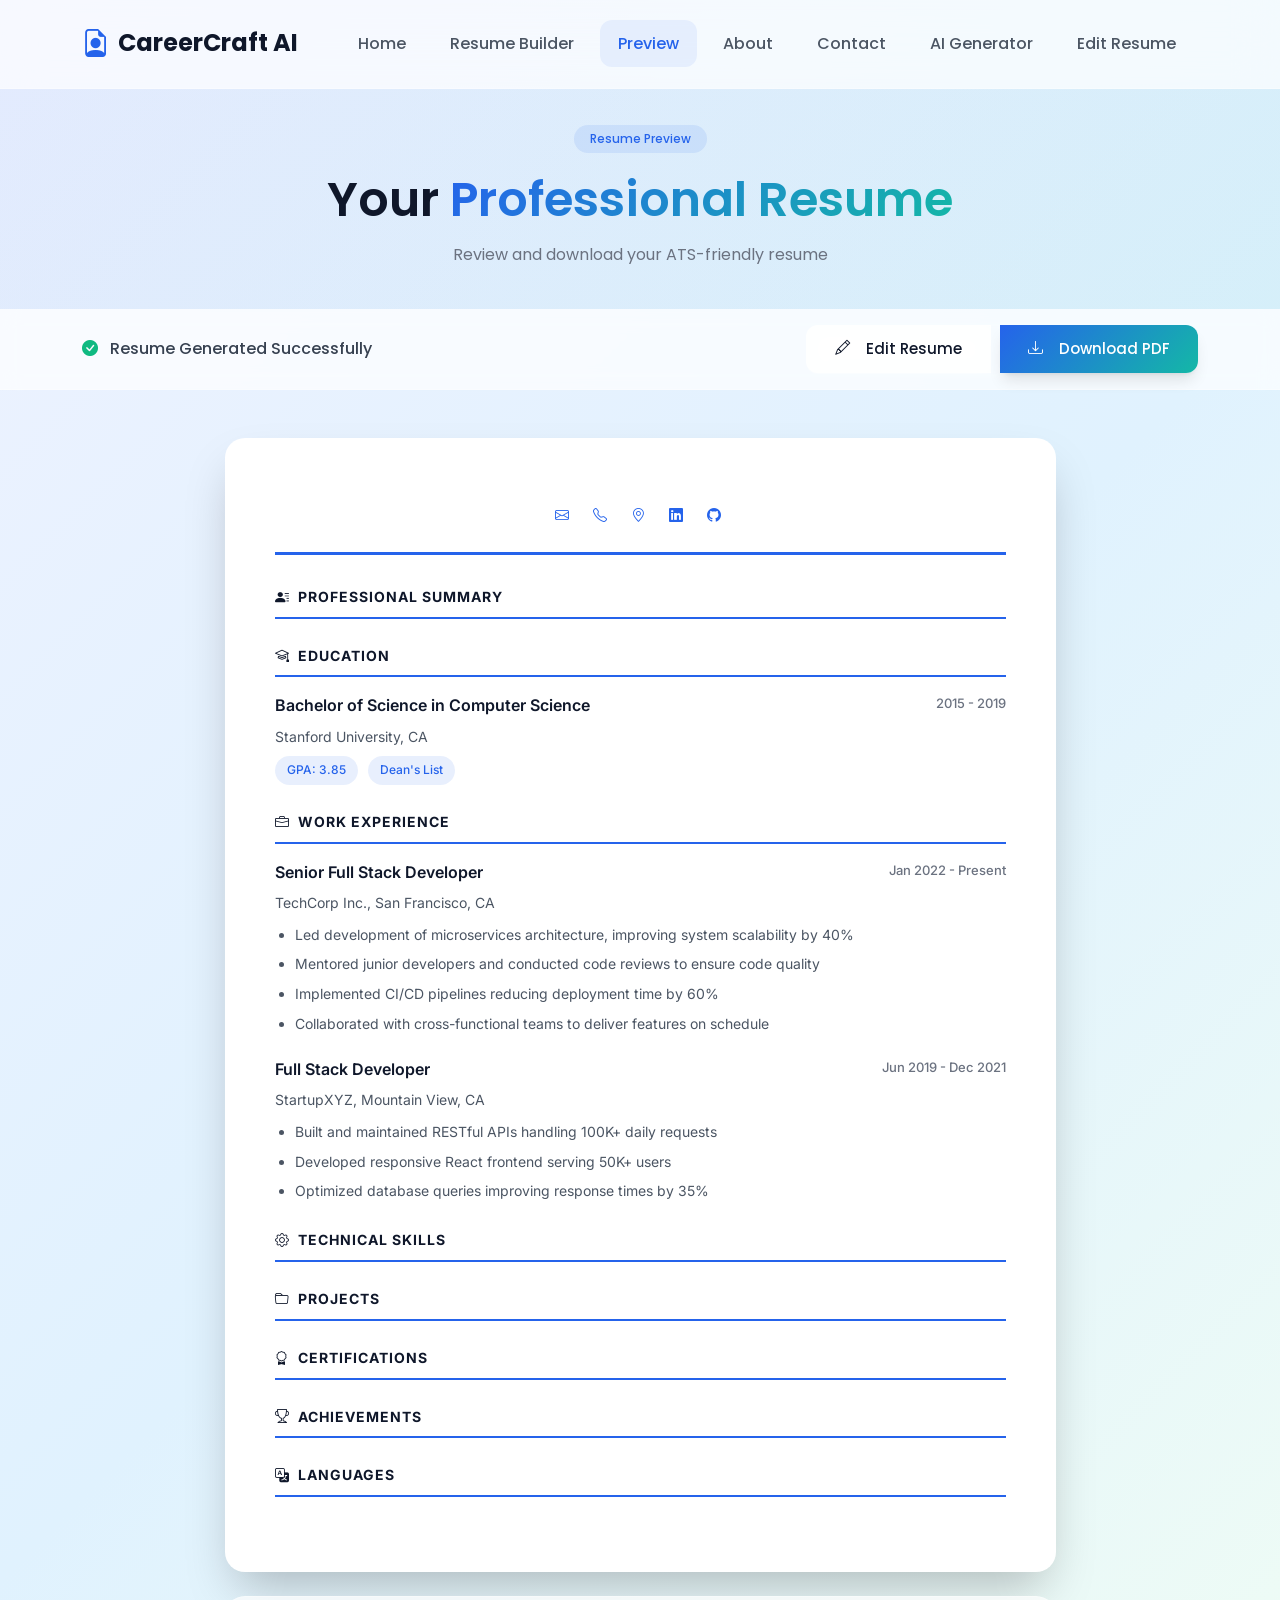
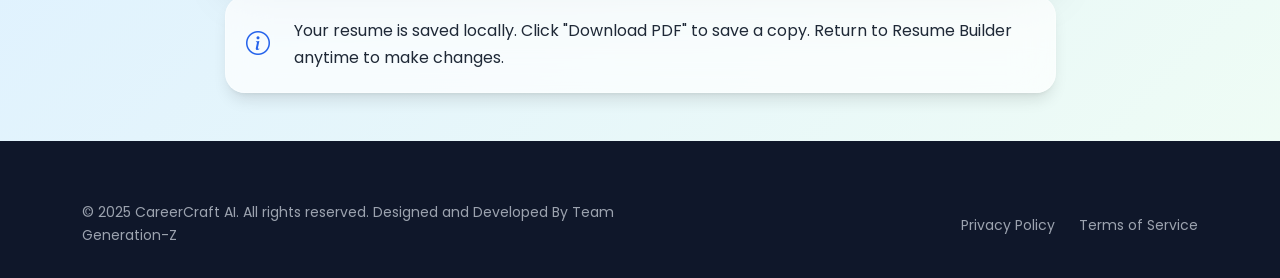
<file: Frontend/preview.html>
<!DOCTYPE html>
<html lang="en">
<head>
    <meta charset="UTF-8">
    <meta name="viewport" content="width=device-width, initial-scale=1.0">
    <title>Resume Preview - CareerCraft AI</title>
    <link href="https://cdn.jsdelivr.net/npm/bootstrap@5.3.2/dist/css/bootstrap.min.css" rel="stylesheet">
    <link href="https://cdn.jsdelivr.net/npm/bootstrap-icons@1.11.1/font/bootstrap-icons.css" rel="stylesheet">
    <link href="https://fonts.googleapis.com/css2?family=Poppins:wght@300;400;500;600;700&family=Inter:wght@300;400;500;600&display=swap" rel="stylesheet">
    <link rel="stylesheet" href="css/styles.css">
    <link rel="stylesheet" href="css/preview.css">
</head>
<body>
    <!-- Navigation -->
    <nav class="navbar navbar-expand-lg fixed-top glass-nav">
        <div class="container">
            <a class="navbar-brand" href="index.html">
                <i class="bi bi-file-earmark-person me-2"></i>CareerCraft AI
            </a>
            <button class="navbar-toggler" type="button" data-bs-toggle="collapse" data-bs-target="#navbarNav">
                <span class="navbar-toggler-icon"></span>
            </button>
            <div class="collapse navbar-collapse" id="navbarNav">
                <ul class="navbar-nav ms-auto">
                    <li class="nav-item">
                        <a class="nav-link" href="index.html">Home</a>
                    </li>
                    <li class="nav-item">
                        <a class="nav-link" href="builder.html">Resume Builder</a>
                    </li>
                    <li class="nav-item">
                        <a class="nav-link active" href="preview.html">Preview</a>
                    </li>
                    <li class="nav-item">
                        <a class="nav-link" href="about.html">About</a>
                    </li>
                    <li class="nav-item">
                        <a class="nav-link" href="contact.html">Contact</a>
                    </li>
                    <li class="nav-item">
                    <a class="nav-link active" href="ai_resume.html">
                        AI Generator
                    </a>
                </li>
                     <li class="nav-item">
                    <a class="nav-link active" href="edit_ai_resume.html">
                        Edit Resume
                    </a>
                </li>   
                </ul>
            </div>
        </div>
    </nav>

    <!-- Page Header -->
    <section class="page-header preview-header">
        <div class="container">
            <div class="text-center py-4">
                <span class="badge badge-primary mb-3">Resume Preview</span>
                <h1 class="page-title">Your <span class="gradient-text">Professional Resume</span></h1>
                <p class="page-subtitle">Review and download your ATS-friendly resume</p>
            </div>
        </div>
    </section>

    <!-- Preview Controls -->
    <section class="preview-controls py-3">
        <div class="container">
            <div class="row align-items-center justify-content-between">
                <div class="col-auto">
                    <span class="preview-status">
                        <i class="bi bi-check-circle-fill text-success me-2"></i>
                        Resume Generated Successfully
                    </span>
                </div>
                <div class="col-auto">
                    <div class="btn-group preview-buttons">
                        <!-- <a href="builder.html" class="btn btn-outline-glass">
                            <i class="bi bi-pencil me-2"></i>Edit Resume
                        </a> -->
                        <button id="editResumeBtn" class="btn btn-outline-glass">
    <i class="bi bi-pencil me-2"></i>Edit Resume
</button>
                        <button class="btn btn-primary" onclick="downloadPDF()">
                            <i class="bi bi-download me-2"></i>Download PDF
                        </button>
                    </div>
                </div>
            </div>
        </div>
    </section>

    <!-- Resume Preview -->
    <section class="preview-section py-5">
        <div class="container">
            <div class="row justify-content-center">
                <div class="col-lg-9">
                    <!-- Resume Document -->
                    <div class="resume-document" id="resumeDocument">
                        <!-- Header Section -->
                        <div class="resume-header">
                            <div class="resume-name" id="previewName"></div> 
                           
                            <div class="resume-title" id="previewTitle"></div>
                            <div class="resume-contact" id="previewContact">
                                <span><i class="bi bi-envelope me-1"></i></span>
                                <span><i class="bi bi-telephone me-1"></i></span>
                                <span><i class="bi bi-geo-alt me-1"></i></span>
                                <span><i class="bi bi-linkedin me-1"></i></span>
                                <span><i class="bi bi-github me-1"></i></span>
                            </div>
                        </div>

                        <!-- Summary Section -->
                        <div class="resume-section" id="previewSummarySection">
                            <div class="resume-section-title">
                                <i class="bi bi-person-lines-fill"></i>
                                Professional Summary
                            </div>
                            <div class="resume-section-content">
                                <p id="previewSummary"></p>
                            </div>
                        </div>

                        <!-- Education Section -->
                        <div class="resume-section" id="previewEducationSection">
                            <div class="resume-section-title">
                                <i class="bi bi-mortarboard"></i>
                                Education
                            </div>
                            <div class="resume-section-content">
                                <div class="resume-entry">
                                    <div class="entry-title-row">
                                        <div class="entry-title">Bachelor of Science in Computer Science</div>
                                        <div class="entry-date">2015 - 2019</div>
                                    </div>
                                    <div class="entry-subtitle">Stanford University, CA</div>
                                    <div class="entry-details">
                                        <span class="badge-resume">GPA: 3.85</span>
                                        <span class="badge-resume">Dean's List</span>
                                    </div>
                                </div>
                            </div>
                        </div>

                        <!-- Experience Section -->
                        <div class="resume-section" id="previewExperienceSection">
                            <div class="resume-section-title">
                                <i class="bi bi-briefcase"></i>
                                Work Experience
                            </div>
                            <div class="resume-section-content">
                                <div class="resume-entry">
                                    <div class="entry-title-row">
                                        <div class="entry-title">Senior Full Stack Developer</div>
                                        <div class="entry-date">Jan 2022 - Present</div>
                                    </div>
                                    <div class="entry-subtitle">TechCorp Inc., San Francisco, CA</div>
                                    <ul class="entry-list">
                                        <li>Led development of microservices architecture, improving system scalability by 40%</li>
                                        <li>Mentored junior developers and conducted code reviews to ensure code quality</li>
                                        <li>Implemented CI/CD pipelines reducing deployment time by 60%</li>
                                        <li>Collaborated with cross-functional teams to deliver features on schedule</li>
                                    </ul>
                                </div>
                                <div class="resume-entry">
                                    <div class="entry-title-row">
                                        <div class="entry-title">Full Stack Developer</div>
                                        <div class="entry-date">Jun 2019 - Dec 2021</div>
                                    </div>
                                    <div class="entry-subtitle">StartupXYZ, Mountain View, CA</div>
                                    <ul class="entry-list">
                                        <li>Built and maintained RESTful APIs handling 100K+ daily requests</li>
                                        <li>Developed responsive React frontend serving 50K+ users</li>
                                        <li>Optimized database queries improving response times by 35%</li>
                                    </ul>
                                </div>
                            </div>
                        </div>

                        <!-- Skills Section -->
                        <div class="resume-section" id="previewSkillsSection">
                            <div class="resume-section-title">
                                <i class="bi bi-gear"></i>
                                Technical Skills
                            </div>
                            <div class="resume-section-content" id="previewSkills">

                            </div>
                        </div>

                        <!-- Projects Section -->
                       <div class="resume-section" id="previewProjectsSection">
    <div class="resume-section-title">
        <i class="bi bi-folder"></i>
        Projects
    </div>

    <div class="resume-section-content" id="previewProjects">
        <!-- AI generated projects will appear here -->
    </div>
</div>

                        <!-- Certifications Section -->
                        <div class="resume-section" id="previewCertificationsSection">
                            <div class="resume-section-title">
                                <i class="bi bi-award"></i>
                                Certifications
                            </div>
                            <div class="resume-section-content"  id="previewCertifications">
                                
                            </div>
                        </div>

                        <!-- Achievements Section -->
                        <div class="resume-section" id="previewAchievementsSection">
                            <div class="resume-section-title">
                                <i class="bi bi-trophy"></i>
                                Achievements
                            </div>
                            <div class="resume-section-content"  id="previewAchievements">
                               
                            </div>
                        </div>

                        <!-- Languages Section -->
                        <div class="resume-section" id="previewLanguagesSection">
                            <div class="resume-section-title">
                                <i class="bi bi-translate"></i>
                                Languages
                            </div>
                            <div class="resume-section-content" id="previewLanguage">
                               
                            </div>
                        </div>
                    </div>

                    <!-- Download Notice -->
                    <div class="download-notice glass-card mt-4">
                        <div class="row align-items-center">
                            <div class="col-auto">
                                <i class="bi bi-info-circle text-primary fs-4"></i>
                            </div>
                            <div class="col">
                                <p class="mb-0">Your resume is saved locally. Click "Download PDF" to save a copy. Return to Resume Builder anytime to make changes.</p>
                            </div>
                        </div>
                    </div>
                </div>
            </div>
        </div>
    </section>

    <!-- Footer -->
    <footer class="footer">
        <div class="container">
            <div class="row align-items-center">
                <div class="col-md-6">
                    <p class="copyright">&copy; 2025 CareerCraft AI. All rights reserved. Designed and Developed By Team Generation-Z</p>
                </div>
                <div class="col-md-6 text-md-end">
                    <div class="footer-legal">
                        <a href="#">Privacy Policy</a>
                        <a href="#">Terms of Service</a>
                    </div>
                </div>
            </div>
        </div>
    </footer>
    <script src="https://cdn.jsdelivr.net/npm/bootstrap@5.3.2/dist/js/bootstrap.bundle.min.js"></script>
    <script src="js/main.js"></script>
    <script src="js/preview.js"></script>
</body>
</html>
</file>
<file: Frontend/css/styles.css>
/* ============================================
   CareerCraft AI - Main Stylesheet
   Premium SaaS Design with Glassmorphism
   ============================================ */

/* CSS Variables */
:root {
    --primary: #2563EB;
    --primary-dark: #1D4ED8;
    --primary-light: #3B82F6;
    --secondary: #0F172A;
    --background: #F8FAFC;
    --accent: #14B8A6;
    --accent-light: #2DD4BF;
    --white: #FFFFFF;
    --gray-50: #F9FAFB;
    --gray-100: #F3F4F6;
    --gray-200: #E5E7EB;
    --gray-300: #D1D5DB;
    --gray-400: #9CA3AF;
    --gray-500: #6B7280;
    --gray-600: #4B5563;
    --gray-700: #374151;
    --gray-800: #1F2937;
    --gray-900: #111827;
    --success: #10B981;
    --warning: #F59E0B;
    --error: #EF4444;
    --shadow-sm: 0 1px 2px 0 rgba(0, 0, 0, 0.05);
    --shadow: 0 4px 6px -1px rgba(0, 0, 0, 0.1), 0 2px 4px -2px rgba(0, 0, 0, 0.1);
    --shadow-md: 0 10px 15px -3px rgba(0, 0, 0, 0.1), 0 4px 6px -4px rgba(0, 0, 0, 0.1);
    --shadow-lg: 0 20px 25px -5px rgba(0, 0, 0, 0.1), 0 8px 10px -6px rgba(0, 0, 0, 0.1);
    --shadow-xl: 0 25px 50px -12px rgba(0, 0, 0, 0.25);
    --glass-bg: rgba(255, 255, 255, 0.7);
    --glass-border: rgba(255, 255, 255, 0.3);
    --gradient-primary: linear-gradient(135deg, var(--primary) 0%, var(--accent) 100%);
    --gradient-bg: linear-gradient(135deg, #EEF2FF 0%, #E0F2FE 50%, #F0FDF4 100%);
    --border-radius: 12px;
    --border-radius-lg: 20px;
    --border-radius-xl: 30px;
    --transition: all 0.3s ease;
    --font-family: 'Poppins', sans-serif;
}

/* Base Styles */
* {
    margin: 0;
    padding: 0;
    box-sizing: border-box;
}

html {
    scroll-behavior: smooth;
}

body {
    font-family: var(--font-family);
    background: var(--gradient-bg);
    color: var(--gray-800);
    line-height: 1.7;
    font-weight: 400;
    overflow-x: hidden;
}

/* Typography */
h1, h2, h3, h4, h5, h6 {
    color: var(--secondary);
    font-weight: 600;
    line-height: 1.3;
}

.gradient-text {
    background: var(--gradient-primary);
    -webkit-background-clip: text;
    -webkit-text-fill-color: transparent;
    background-clip: text;
}

/* Buttons */
.btn {
    font-family: var(--font-family);
    font-weight: 500;
    padding: 12px 28px;
    border-radius: var(--border-radius);
    transition: var(--transition);
    font-size: 15px;
    display: inline-flex;
    align-items: center;
    justify-content: center;
    gap: 8px;
}

.btn-primary {
    background: var(--gradient-primary);
    border: none;
    color: var(--white);
    box-shadow: var(--shadow-md);
}

.btn-primary:hover {
    transform: translateY(-2px);
    box-shadow: var(--shadow-lg);
    background: var(--gradient-primary);
}

.btn-outline-glass {
    background: var(--glass-bg);
    backdrop-filter: blur(10px);
    border: 1px solid var(--glass-border);
    color: var(--secondary);
}

.btn-outline-glass:hover {
    background: var(--white);
    transform: translateY(-2px);
}

.btn-outline-danger {
    background: transparent;
    border: 1px solid var(--error);
    color: var(--error);
}

.btn-outline-danger:hover {
    background: var(--error);
    color: var(--white);
}

.btn-lg {
    padding: 16px 36px;
    font-size: 16px;
}

.btn-sm {
    padding: 8px 20px;
    font-size: 13px;
}

.btn-add {
    background: var(--accent);
    color: var(--white);
    border: none;
}

.btn-add:hover {
    background: var(--accent-light);
    color: var(--white);
}

.btn-remove {
    background: transparent;
    border: none;
    color: var(--gray-400);
    font-size: 18px;
    padding: 4px 8px;
    transition: var(--transition);
}

.btn-remove:hover {
    color: var(--error);
}

/* Badge */
.badge {
    font-family: var(--font-family);
    font-weight: 500;
    padding: 8px 16px;
    border-radius: 50px;
}

.badge-primary {
    background: rgba(37, 99, 235, 0.1);
    color: var(--primary);
}

/* Glass Card */
.glass-card {
    background: var(--glass-bg);
    backdrop-filter: blur(20px);
    -webkit-backdrop-filter: blur(20px);
    border: 1px solid var(--glass-border);
    border-radius: var(--border-radius-lg);
    box-shadow: var(--shadow-md);
    transition: var(--transition);
}

.glass-card:hover {
    transform: translateY(-4px);
    box-shadow: var(--shadow-lg);
}

.glass-card-inner {
    background: rgba(255, 255, 255, 0.5);
    border-radius: var(--border-radius);
    padding: 20px;
    margin-bottom: 16px;
}

/* Navigation */
.glass-nav {
    background: var(--glass-bg);
    backdrop-filter: blur(20px);
    -webkit-backdrop-filter: blur(20px);
    border-bottom: 1px solid var(--glass-border);
    padding: 15px 0;
    transition: var(--transition);
}

.glass-nav.scrolled {
    background: rgba(255, 255, 255, 0.95);
    box-shadow: var(--shadow);
}

.navbar-brand {
    font-size: 24px;
    font-weight: 700;
    color: var(--secondary) !important;
    display: flex;
    align-items: center;
}

.navbar-brand i {
    color: var(--primary);
    font-size: 28px;
}

.nav-link {
    font-weight: 500;
    color: var(--gray-600) !important;
    padding: 10px 18px !important;
    margin: 0 4px;
    border-radius: var(--border-radius);
    transition: var(--transition);
}

.nav-link:hover,
.nav-link.active {
    color: var(--primary) !important;
    background: rgba(37, 99, 235, 0.08);
}

.navbar-toggler {
    border: none;
    padding: 8px;
}

.navbar-toggler:focus {
    box-shadow: none;
}

/* Hero Section */
.hero-section {
    position: relative;
    padding-top: 80px;
    min-height: 100vh;
    overflow: hidden;
}

.hero-bg-shapes {
    position: absolute;
    width: 100%;
    height: 100%;
    top: 0;
    left: 0;
    z-index: -1;
    overflow: hidden;
}

.shape {
    position: absolute;
    border-radius: 50%;
    filter: blur(80px);
    opacity: 0.4;
}

.shape-1 {
    width: 500px;
    height: 500px;
    background: var(--primary);
    top: -100px;
    right: -100px;
    animation: float 8s ease-in-out infinite;
}

.shape-2 {
    width: 400px;
    height: 400px;
    background: var(--accent);
    bottom: 0;
    left: -100px;
    animation: float 10s ease-in-out infinite reverse;
}

.shape-3 {
    width: 300px;
    height: 300px;
    background: rgba(37, 99, 235, 0.5);
    top: 50%;
    left: 40%;
    animation: float 12s ease-in-out infinite;
}

@keyframes float {
    0%, 100% {
        transform: translateY(0) rotate(0deg);
    }
    50% {
        transform: translateY(-30px) rotate(5deg);
    }
}

.hero-title {
    font-size: clamp(2.5rem, 5vw, 4rem);
    font-weight: 700;
    margin-bottom: 20px;
    line-height: 1.2;
}

.hero-subtitle {
    font-size: 18px;
    color: var(--gray-600);
    margin-bottom: 30px;
    max-width: 500px;
}

.hero-buttons {
    display: flex;
    flex-wrap: wrap;
    gap: 15px;
}

.hero-stats {
    display: flex;
    gap: 40px;
    flex-wrap: wrap;
}

.stat-item h3 {
    font-size: 32px;
    font-weight: 700;
    color: var(--primary);
    margin-bottom: 4px;
}

.stat-item p {
    font-size: 14px;
    color: var(--gray-500);
    margin: 0;
}

/* Hero Illustration */
.hero-illustration {
    position: relative;
    padding: 40px;
}

.hero-card {
    text-align: center;
    padding: 40px;
    max-width: 400px;
    margin: 0 auto;
}

.ai-icon-wrapper {
    width: 100px;
    height: 100px;
    background: var(--gradient-primary);
    border-radius: 50%;
    display: flex;
    align-items: center;
    justify-content: center;
    margin: 0 auto 20px;
    animation: pulse 2s ease-in-out infinite;
}

.ai-icon-wrapper i {
    font-size: 48px;
    color: var(--white);
}

@keyframes pulse {
    0%, 100% {
        transform: scale(1);
        box-shadow: 0 0 0 0 rgba(37, 99, 235, 0.4);
    }
    50% {
        transform: scale(1.05);
        box-shadow: 0 0 30px 10px rgba(37, 99, 235, 0.2);
    }
}

.hero-card h4 {
    font-size: 24px;
    margin-bottom: 10px;
}

.hero-card p {
    color: var(--gray-500);
    margin-bottom: 20px;
}

.progress-bar-wrapper {
    text-align: left;
}

.progress {
    height: 10px;
    border-radius: 50px;
    background: var(--gray-200);
    overflow: hidden;
}

.progress-bar {
    background: var(--gradient-primary);
    border-radius: 50px;
    transition: width 1s ease;
}

.progress-bar-wrapper span {
    font-size: 14px;
    color: var(--gray-500);
    margin-top: 8px;
    display: block;
}

.floating-card {
    position: absolute;
    padding: 15px 20px;
    display: flex;
    align-items: center;
    gap: 10px;
    font-size: 14px;
    font-weight: 500;
    animation: floatCard 4s ease-in-out infinite;
}

.floating-card i {
    font-size: 18px;
}

.card-1 {
    top: 20px;
    right: 50px;
    animation-delay: 0s;
}

.card-2 {
    top: 50%;
    left: 0;
    animation-delay: 1s;
}

.card-3 {
    bottom: 50px;
    right: 30px;
    animation-delay: 2s;
}

@keyframes floatCard {
    0%, 100% {
        transform: translateY(0);
    }
    50% {
        transform: translateY(-15px);
    }
}

/* Section Styles */
.section-title {
    font-size: clamp(1.8rem, 3vw, 2.5rem);
    margin-bottom: 15px;
}

.section-subtitle {
    font-size: 16px;
    color: var(--gray-500);
    max-width: 600px;
    margin: 0 auto;
}

/* Features Section */
.features-section {
    background: rgba(255, 255, 255, 0.5);
}

.feature-card {
    padding: 40px 30px;
    text-align: center;
    height: 100%;
}

.feature-icon {
    width: 80px;
    height: 80px;
    background: var(--gradient-primary);
    border-radius: var(--border-radius-lg);
    display: flex;
    align-items: center;
    justify-content: center;
    margin: 0 auto 20px;
}

.feature-icon i {
    font-size: 36px;
    color: var(--white);
}

.feature-card h4 {
    font-size: 20px;
    margin-bottom: 12px;
}

.feature-card p {
    color: var(--gray-500);
    font-size: 15px;
    margin: 0;
}

/* How It Works Section */
.step-card {
    padding: 40px 30px;
    text-align: center;
    position: relative;
}

.step-number {
    position: absolute;
    top: -15px;
    left: 50%;
    transform: translateX(-50%);
    width: 40px;
    height: 40px;
    background: var(--gradient-primary);
    color: var(--white);
    border-radius: 50%;
    display: flex;
    align-items: center;
    justify-content: center;
    font-weight: 700;
    font-size: 18px;
    box-shadow: var(--shadow-md);
}

.step-icon {
    width: 70px;
    height: 70px;
    background: rgba(37, 99, 235, 0.1);
    border-radius: 50%;
    display: flex;
    align-items: center;
    justify-content: center;
    margin: 20px auto;
}

.step-icon i {
    font-size: 32px;
    color: var(--primary);
}

.step-card h4 {
    font-size: 18px;
    margin-bottom: 10px;
}

.step-card p {
    color: var(--gray-500);
    font-size: 14px;
    margin: 0;
}

/* Benefits Section */
.benefits-section {
    background: rgba(255, 255, 255, 0.5);
}

.benefits-illustration {
    position: relative;
    padding: 40px;
}

.benefit-main-card {
    text-align: center;
    padding: 50px 30px;
}

.benefit-icon-large {
    width: 120px;
    height: 120px;
    background: var(--gradient-primary);
    border-radius: 50%;
    display: flex;
    align-items: center;
    justify-content: center;
    margin: 0 auto 20px;
}

.benefit-icon-large i {
    font-size: 50px;
    color: var(--white);
}

.benefit-main-card h3 {
    font-size: 24px;
    margin-bottom: 10px;
}

.benefit-main-card p {
    color: var(--gray-500);
    margin: 0;
}

.benefit-floating {
    position: absolute;
    padding: 15px 25px;
    display: flex;
    align-items: center;
    gap: 10px;
    font-weight: 500;
    top: 20px;
    right: 0;
    animation: floatCard 4s ease-in-out infinite;
}

.benefits-list {
    margin-top: 30px;
}

.benefit-item {
    display: flex;
    gap: 15px;
    margin-bottom: 25px;
}

.benefit-icon {
    width: 30px;
    height: 30px;
    min-width: 30px;
    display: flex;
    align-items: center;
    justify-content: center;
}

.benefit-icon i {
    font-size: 24px;
    color: var(--success);
}

.benefit-content h5 {
    font-size: 17px;
    margin-bottom: 5px;
}

.benefit-content p {
    font-size: 14px;
    color: var(--gray-500);
    margin: 0;
}

/* Testimonials Section */
.testimonial-card {
    padding: 35px;
    height: 100%;
}

.stars i {
    color: #FBBF24;
    font-size: 18px;
    margin-right: 2px;
}

.testimonial-text {
    font-size: 15px;
    color: var(--gray-600);
    font-style: italic;
    margin-bottom: 20px;
    line-height: 1.8;
}

.testimonial-author {
    display: flex;
    align-items: center;
    gap: 15px;
}

.author-avatar {
    width: 50px;
    height: 50px;
    background: var(--gradient-primary);
    border-radius: 50%;
    display: flex;
    align-items: center;
    justify-content: center;
}

.author-avatar i {
    font-size: 28px;
    color: var(--white);
}

.author-info h6 {
    font-size: 15px;
    margin-bottom: 3px;
}

.author-info span {
    font-size: 13px;
    color: var(--gray-500);
}

/* FAQ Section */
.faq-section {
    background: rgba(255, 255, 255, 0.5);
}

.glass-accordion .accordion-item {
    margin-bottom: 15px;
    border: none;
    overflow: hidden;
}

.glass-accordion .accordion-button {
    background: transparent;
    font-weight: 600;
    color: var(--secondary);
    padding: 20px 25px;
    border: none;
    font-size: 16px;
}

.glass-accordion .accordion-button:not(.collapsed) {
    background: transparent;
    color: var(--primary);
    box-shadow: none;
}

.glass-accordion .accordion-button:focus {
    box-shadow: none;
}

.glass-accordion .accordion-button::after {
    background-size: 16px;
}

.glass-accordion .accordion-body {
    padding: 0 25px 20px;
    color: var(--gray-600);
    font-size: 15px;
}

/* CTA Section */
.cta-card {
    padding: 60px 40px;
    background: linear-gradient(135deg, rgba(37, 99, 235, 0.1) 0%, rgba(20, 184, 166, 0.1) 100%);
    text-align: center;
}

.cta-content h2 {
    font-size: 32px;
    margin-bottom: 15px;
}

.cta-content p {
    color: var(--gray-600);
    margin-bottom: 30px;
}

/* Footer */
.footer {
    background: var(--secondary);
    color: var(--gray-300);
    padding: 60px 0 30px;
}

.footer-brand .navbar-brand {
    color: var(--white) !important;
    margin-bottom: 20px;
    display: inline-block;
}

.footer-brand p {
    font-size: 14px;
    color: var(--gray-400);
    margin-bottom: 20px;
}

.social-links {
    display: flex;
    gap: 12px;
}

.social-links a {
    width: 40px;
    height: 40px;
    background: rgba(255, 255, 255, 0.1);
    border-radius: 50%;
    display: flex;
    align-items: center;
    justify-content: center;
    color: var(--gray-300);
    transition: var(--transition);
}

.social-links a:hover {
    background: var(--primary);
    color: var(--white);
}

.footer h5 {
    color: var(--white);
    font-size: 16px;
    margin-bottom: 20px;
}

.footer-links {
    list-style: none;
    padding: 0;
}

.footer-links li {
    margin-bottom: 12px;
}

.footer-links a {
    color: var(--gray-400);
    text-decoration: none;
    font-size: 14px;
    transition: var(--transition);
}

.footer-links a:hover {
    color: var(--white);
}

.newsletter-form .input-group {
    background: rgba(255, 255, 255, 0.1);
    border-radius: var(--border-radius);
    overflow: hidden;
}

.newsletter-form .form-control {
    background: transparent;
    border: none;
    color: var(--white);
    padding: 15px 20px;
}

.newsletter-form .form-control::placeholder {
    color: var(--gray-400);
}

.newsletter-form .btn {
    border-radius: 0 var(--border-radius) var(--border-radius) 0;
    padding: 15px 25px;
}

.footer-divider {
    border-color: rgba(255, 255, 255, 0.1);
    margin: 40px 0 20px;
}

.copyright {
    font-size: 14px;
    color: var(--gray-400);
    margin: 0;
}

.footer-legal a {
    color: var(--gray-400);
    text-decoration: none;
    font-size: 14px;
    margin-left: 20px;
    transition: var(--transition);
}

.footer-legal a:hover {
    color: var(--white);
}

/* Page Header */
.page-header {
    padding-top: 100px;
    background: linear-gradient(135deg, rgba(37, 99, 235, 0.05) 0%, rgba(20, 184, 166, 0.05) 100%);
}

.page-title {
    font-size: clamp(2rem, 4vw, 3rem);
    margin-bottom: 10px;
}

.page-subtitle {
    color: var(--gray-500);
    font-size: 16px;
}

/* ============================================
   Resume Builder Styles
   ============================================ */

.builder-section {
    padding-bottom: 80px;
}

/* Form Progress */
.form-progress {
    display: flex;
    align-items: center;
    justify-content: center;
    flex-wrap: wrap;
    gap: 10px;
}

.progress-step {
    display: flex;
    flex-direction: column;
    align-items: center;
    gap: 8px;
    opacity: 0.5;
    transition: var(--transition);
}

.progress-step.active {
    opacity: 1;
}

.progress-step.completed {
    opacity: 1;
}

.step-circle {
    width: 45px;
    height: 45px;
    border-radius: 50%;
    background: var(--white);
    border: 2px solid var(--gray-300);
    display: flex;
    align-items: center;
    justify-content: center;
    font-weight: 600;
    color: var(--gray-500);
    transition: var(--transition);
}

.progress-step.active .step-circle {
    background: var(--gradient-primary);
    border-color: var(--primary);
    color: var(--white);
}

.progress-step.completed .step-circle {
    background: var(--success);
    border-color: var(--success);
    color: var(--white);
}

.progress-step span {
    font-size: 13px;
    color: var(--gray-500);
    font-weight: 500;
}

.progress-line {
    width: 40px;
    height: 3px;
    background: var(--gray-200);
    border-radius: 2px;
}

/* Form Section */
.form-section {
    padding: 30px;
    margin-bottom: 30px;
}

.section-header {
    display: flex;
    align-items: center;
    gap: 15px;
    margin-bottom: 25px;
    padding-bottom: 20px;
    border-bottom: 1px solid var(--gray-200);
}

.section-icon {
    width: 50px;
    height: 50px;
    background: var(--gradient-primary);
    border-radius: var(--border-radius);
    display: flex;
    align-items: center;
    justify-content: center;
}

.section-icon i {
    font-size: 24px;
    color: var(--white);
}

.section-header h3 {
    font-size: 20px;
    margin-bottom: 4px;
}

.section-header p {
    font-size: 14px;
    color: var(--gray-500);
    margin: 0;
}

.section-body {
    padding-top: 10px;
}

/* Form Controls */
.form-control {
    border: 2px solid var(--gray-200);
    border-radius: var(--border-radius);
    padding: 15px 18px;
    font-family: var(--font-family);
    font-size: 15px;
    transition: var(--transition);
}

.form-control:focus {
    border-color: var(--primary);
    box-shadow: 0 0 0 4px rgba(37, 99, 235, 0.1);
}

.form-floating > label {
    padding: 15px 18px;
    font-size: 14px;
    color: var(--gray-500);
}

.form-hint {
    font-size: 13px;
    color: var(--gray-400);
    margin-top: 8px;
}

/* Entry Card */
.entry-card {
    border: 1px solid var(--gray-200);
}

.entry-header {
    display: flex;
    justify-content: space-between;
    align-items: center;
    margin-bottom: 15px;
}

.entry-number {
    font-weight: 600;
    color: var(--primary);
    font-size: 14px;
}

/* AI Suggestion Box */
.ai-suggestion-box {
    background: linear-gradient(135deg, rgba(37, 99, 235, 0.05) 0%, rgba(20, 184, 166, 0.05) 100%);
    border: 1px solid rgba(37, 99, 235, 0.2);
    border-radius: var(--border-radius);
    padding: 20px;
}

.ai-suggestion-header {
    display: flex;
    align-items: center;
    font-weight: 600;
    color: var(--primary);
    margin-bottom: 10px;
}

.ai-suggestion-box p {
    color: var(--gray-600);
    font-size: 14px;
    margin-bottom: 0;
}

/* Form Actions */
.form-actions {
    padding: 30px;
    position: sticky;
    bottom: 20px;
    z-index: 100;
}

/* ============================================
   About & Contact Page Styles
   ============================================ */

.about-image-wrapper {
    position: relative;
    padding: 40px;
}

.about-main-card {
    text-align: center;
    padding: 50px 40px;
}

.about-icon-large {
    width: 100px;
    height: 100px;
    background: var(--gradient-primary);
    border-radius: 50%;
    display: flex;
    align-items: center;
    justify-content: center;
    margin: 0 auto 20px;
}

.about-icon-large i {
    font-size: 48px;
    color: var(--white);
}

.about-main-card h3 {
    font-size: 24px;
    margin-bottom: 10px;
}

.about-main-card p {
    color: var(--gray-500);
    margin: 0;
}

.about-floating {
    position: absolute;
    top: 20px;
    right: 30px;
    padding: 15px 25px;
    display: flex;
    align-items: center;
    gap: 10px;
    font-weight: 500;
    animation: floatCard 4s ease-in-out infinite;
}

.about-floating i {
    font-size: 20px;
}

.about-floating-2 {
    position: absolute;
    bottom: 30px;
    left: 20px;
    padding: 15px 25px;
    display: flex;
    align-items: center;
    gap: 10px;
    font-weight: 500;
    animation: floatCard 4s ease-in-out infinite 1s;
}

.about-text {
    font-size: 15px;
    color: var(--gray-600);
    margin-bottom: 20px;
}

.stat-box {
    text-align: center;
    padding: 20px;
}

.stat-box h3 {
    font-size: 28px;
    color: var(--primary);
    margin-bottom: 5px;
}

.stat-box p {
    font-size: 13px;
    color: var(--gray-500);
    margin: 0;
}

/* Value Card */
.value-card {
    padding: 35px;
    text-align: center;
    height: 100%;
}

.value-icon {
    width: 70px;
    height: 70px;
    background: rgba(37, 99, 235, 0.1);
    border-radius: 50%;
    display: flex;
    align-items: center;
    justify-content: center;
    margin: 0 auto 20px;
}

.value-icon i {
    font-size: 32px;
    color: var(--primary);
}

.value-card h4 {
    font-size: 18px;
    margin-bottom: 12px;
}

.value-card p {
    font-size: 14px;
    color: var(--gray-500);
    margin: 0;
}

/* Team Card */
.team-card {
    padding: 30px;
    text-align: center;
}

.team-avatar {
    width: 100px;
    height: 100px;
    background: var(--gradient-primary);
    border-radius: 50%;
    display: flex;
    align-items: center;
    justify-content: center;
    margin: 0 auto 20px;
}

.team-avatar i {
    font-size: 50px;
    color: var(--white);
}

.team-card h4 {
    font-size: 18px;
    margin-bottom: 5px;
}

.team-role {
    color: var(--primary);
    font-size: 13px;
    font-weight: 500;
    display: block;
    margin-bottom: 15px;
}

.team-card p {
    color: var(--gray-500);
    font-size: 14px;
    margin-bottom: 15px;
}

.team-social {
    display: flex;
    justify-content: center;
    gap: 12px;
}

.team-social a {
    width: 35px;
    height: 35px;
    background: var(--gray-100);
    border-radius: 50%;
    display: flex;
    align-items: center;
    justify-content: center;
    color: var(--gray-600);
    transition: var(--transition);
}

.team-social a:hover {
    background: var(--primary);
    color: var(--white);
}

/* Timeline */
.timeline {
    position: relative;
    padding: 20px 0;
}

.timeline::before {
    content: '';
    position: absolute;
    left: 50%;
    transform: translateX(-50%);
    width: 3px;
    height: 100%;
    background: var(--gray-200);
}

.timeline-item {
    position: relative;
    margin-bottom: 40px;
}

.timeline-marker {
    position: absolute;
    left: 50%;
    transform: translateX(-50%);
    width: 20px;
    height: 20px;
    background: var(--gradient-primary);
    border-radius: 50%;
    border: 4px solid var(--white);
    box-shadow: var(--shadow);
}

.timeline-content {
    width: 45%;
    padding: 25px;
    margin-left: auto;
}

.timeline-item:nth-child(even) .timeline-content {
    margin-left: 0;
    margin-right: auto;
}

.timeline-year {
    display: inline-block;
    background: var(--gradient-primary);
    color: var(--white);
    padding: 5px 15px;
    border-radius: 50px;
    font-size: 13px;
    font-weight: 600;
    margin-bottom: 15px;
}

.timeline-content h4 {
    font-size: 18px;
    margin-bottom: 10px;
}

.timeline-content p {
    font-size: 14px;
    color: var(--gray-500);
    margin: 0;
}

/* Contact Section */
.contact-info {
    padding-right: 30px;
}

.contact-info h2 {
    font-size: 28px;
    margin-bottom: 15px;
}

.contact-info > p {
    color: var(--gray-500);
    font-size: 15px;
    margin-bottom: 30px;
}

.contact-item {
    display: flex;
    align-items: center;
    gap: 15px;
    padding: 20px;
    margin-bottom: 15px;
}

.contact-icon {
    width: 50px;
    height: 50px;
    background: var(--gradient-primary);
    border-radius: 50%;
    display: flex;
    align-items: center;
    justify-content: center;
}

.contact-icon i {
    font-size: 22px;
    color: var(--white);
}

.contact-details h5 {
    font-size: 16px;
    margin-bottom: 5px;
}

.contact-details p {
    font-size: 14px;
    color: var(--gray-500);
    margin: 0;
}

.social-links-large h5 {
    font-size: 16px;
    margin-bottom: 15px;
}

.social-icons {
    display: flex;
    gap: 12px;
}

.social-icon {
    width: 45px;
    height: 45px;
    display: flex;
    align-items: center;
    justify-content: center;
    font-size: 20px;
    color: var(--gray-600);
    transition: var(--transition);
}

.social-icon:hover {
    color: var(--primary);
}

/* Contact Form */
.contact-form-wrapper {
    padding: 40px;
}

.contact-form-wrapper h3 {
    font-size: 24px;
    margin-bottom: 10px;
}

.contact-form-wrapper > p {
    color: var(--gray-500);
    font-size: 15px;
    margin-bottom: 30px;
}

.contact-success {
    text-align: center;
    padding: 40px;
}

.success-icon {
    width: 80px;
    height: 80px;
    background: rgba(16, 185, 129, 0.1);
    border-radius: 50%;
    display: flex;
    align-items: center;
    justify-content: center;
    margin: 0 auto 20px;
}

.success-icon i {
    font-size: 40px;
    color: var(--success);
}

.contact-success h4 {
    font-size: 22px;
    margin-bottom: 10px;
}

.contact-success p {
    color: var(--gray-500);
    font-size: 15px;
}

/* Map */
.map-wrapper {
    overflow: hidden;
}

.map-placeholder {
    height: 300px;
    background: linear-gradient(135deg, rgba(37, 99, 235, 0.05) 0%, rgba(20, 184, 166, 0.05) 100%);
    display: flex;
    align-items: center;
    justify-content: center;
}

.map-content {
    text-align: center;
}

.map-content i {
    font-size: 48px;
    color: var(--primary);
    margin-bottom: 15px;
}

.map-content h4 {
    font-size: 20px;
    margin-bottom: 10px;
}

.map-content p {
    color: var(--gray-500);
    margin-bottom: 20px;
}

/* Responsive */
@media (max-width: 991px) {
    .hero-section {
        text-align: center;
    }

    .hero-subtitle {
        max-width: 100%;
    }

    .hero-buttons {
        justify-content: center;
    }

    .hero-stats {
        justify-content: center;
    }

    .hero-illustration {
        padding: 40px 20px;
    }

    .floating-card {
        display: none;
    }

    .timeline::before {
        left: 20px;
    }

    .timeline-marker {
        left: 20px;
    }

    .timeline-content {
        width: calc(100% - 60px);
        margin-left: 60px !important;
    }

    .contact-info {
        padding-right: 0;
    }
}

@media (max-width: 767px) {
    .form-progress {
        display: none;
    }

    .form-section {
        padding: 20px;
    }

    .glass-card {
        padding: 20px;
    }

    .page-header {
        padding-top: 80px;
    }

    .navbar-brand {
        font-size: 20px;
    }

    .form-actions {
        padding: 20px;
    }
}

/* Animation Classes */
.fade-in {
    opacity: 0;
    transform: translateY(20px);
    transition: opacity 0.6s ease, transform 0.6s ease;
}

.fade-in.visible {
    opacity: 1;
    transform: translateY(0);
}

/* Utility Classes */
.text-primary {
    color: var(--primary) !important;
}

.text-success {
    color: var(--success) !important;
}

.text-warning {
    color: var(--warning) !important;
}

.text-danger {
    color: var(--error) !important;
}
</file>
<file: Frontend/css/preview.css>
/* ============================================
   Resume Preview Styles
   ATS-Friendly Professional Layout
   ============================================ */

/* Preview Header */
.preview-header {
    padding-bottom: 0 !important;
}

/* Preview Controls */
.preview-controls {
    background: var(--glass-bg);
    backdrop-filter: blur(10px);
    position: sticky;
    top: 70px;
    z-index: 50;
    border-bottom: 1px solid var(--glass-border);
}

.preview-status {
    font-weight: 500;
    color: var(--gray-700);
}

.preview-buttons {
    display: flex;
    gap: 10px;
}

/* Resume Document */
.resume-document {
    background: var(--white);
    border-radius: var(--border-radius-lg);
    box-shadow: var(--shadow-xl);
    padding: 50px;
    max-width: 900px;
    margin: 0 auto;
    font-family: 'Inter', sans-serif;
    display:block;
    overflow:visible !important;
    page-break-inside:auto;
}

/* Resume Header */
.resume-header {
    text-align: center;
    border-bottom: 3px solid var(--primary);
    padding-bottom: 25px;
    margin-bottom: 30px;
}

.resume-name {
    font-size: 32px;
    font-weight: 700;
    color: var(--secondary);
    margin-bottom: 8px;
    letter-spacing: 1px;
}

.resume-title {
    font-size: 18px;
    color: var(--primary);
    font-weight: 500;
    margin-bottom: 15px;
}

.resume-contact {
    display: flex;
    flex-wrap: wrap;
    justify-content: center;
    gap: 8px 20px;
    font-size: 13px;
    color: var(--gray-600);
}

.resume-contact span {
    display: inline-flex;
    align-items: center;
    gap: 5px;
}

.resume-contact i {
    color: var(--primary);
    font-size: 14px;
}

/* Resume Section */
.resume-section {
    margin-bottom: 25px;
    break-inside: avoid;
    page-break-inside: avoid;
}

/* .resume-section-title {
    font-size: 15px;
    font-weight: 700;
    color: var(--secondary);
    text-transform: uppercase;
    letter-spacing: 1.5px;
    margin-bottom: 15px;
    padding-bottom: 8px;
    border-bottom: 2px solid var(--primary);
    display: flex;
    align-items: center;
    gap: 10px;
} */

/* .resume-section-title i {
    color: var(--primary);
    font-size: 16px;
} */
.resume-section-title {
    font-size: 14px;
    font-weight: 700;
    color: #0F172A;
    text-transform: uppercase;
    letter-spacing: 1px;
    margin-bottom: 15px;

    border-bottom: 2px solid #2563EB;
    padding-bottom: 8px;

    display: flex;
    align-items: center;
    gap: 8px;
}
.resume-section-content {
    font-size: 14px;
    color: var(--gray-700);
    line-height: 1.7;
}

/* Resume Entry */
.resume-entry {
    margin-bottom: 20px;
    break-inside: avoid;
    page-break-inside: avoid;
}

.entry-title-row {
    display: flex;
    justify-content: space-between;
    align-items: flex-start;
    flex-wrap: wrap;
    gap: 10px;
    margin-bottom: 5px;
}

.entry-title {
    font-size: 16px;
    font-weight: 600;
    color: var(--secondary);
}

.entry-date {
    font-size: 13px;
    color: var(--gray-500);
    font-weight: 500;
}

.entry-subtitle {
    font-size: 14px;
    color: var(--gray-600);
    margin-bottom: 8px;
}

.entry-details {
    display: flex;
    flex-wrap: wrap;
    gap: 10px;
}

.badge-resume {
    background: rgba(37, 99, 235, 0.1);
    color: var(--primary);
    padding: 4px 12px;
    border-radius: 50px;
    font-size: 12px;
    font-weight: 500;
}

.entry-list {
    margin: 8px 0 0 20px;
    padding: 0;
}

.entry-list li {
    margin-bottom: 6px;
    color: var(--gray-600);
}

.entry-tech {
    font-size: 12px;
    color: var(--gray-500);
    background: var(--gray-100);
    padding: 4px 12px;
    border-radius: 50px;
}

.entry-description {
    font-size: 14px;
    color: var(--gray-600);
    margin: 8px 0 0 0;
}

/* Skills Grid */
.skills-grid {
    display: grid;
    grid-template-columns: repeat(3, 1fr);
    gap: 15px;
}

.skill-category {
    background: var(--gray-50);
    padding: 12px;
    border-radius: 8px;
}

.skill-category-title {
    font-size: 12px;
    font-weight: 600;
    color: var(--primary);
    text-transform: uppercase;
    letter-spacing: 0.5px;
    margin-bottom: 6px;
}

.skills-list {
    font-size: 13px;
    color: var(--gray-700);
    line-height: 1.5;
}

/* Certifications Grid */
.certifications-grid {
    display: grid;
    grid-template-columns: repeat(2, 1fr);
    gap: 12px;
}

.certification-item {
    background: var(--gray-50);
    padding: 12px 15px;
    border-radius: 8px;
    border-left: 3px solid var(--primary);
}

.cert-name {
    font-size: 14px;
    font-weight: 600;
    color: var(--secondary);
    margin-bottom: 3px;
}

.cert-org {
    font-size: 12px;
    color: var(--gray-500);
}

/* Achievements List */
.achievements-list {
    margin: 0;
    padding-left: 20px;
}

.achievements-list li {
    margin-bottom: 8px;
    color: var(--gray-700);
    position: relative;
    padding-left: 5px;
}

.achievements-list li::marker {
    color: var(--primary);
}

/* Languages Grid */
.languages-grid {
    display: flex;
    flex-wrap: wrap;
    gap: 15px;
}

.language-item {
    display: flex;
    align-items: center;
    gap: 10px;
    background: var(--gray-50);
    padding: 8px 16px;
    border-radius: 50px;
}

.lang-name {
    font-weight: 600;
    color: var(--secondary);
    font-size: 14px;
}

.lang-level {
    font-size: 12px;
    color: var(--gray-500);
    background: var(--gray-200);
    padding: 3px 10px;
    border-radius: 50px;
}

/* Download Notice */
.download-notice {
    padding: 20px;
}

/* Print Styles */
@media print {
    .glass-nav,
    .preview-controls,
    .preview-section,
    .footer,
    .download-notice,
    .btn {
        display: none !important;
    }

    .resume-document {
        box-shadow: none;
        padding: 0;
        max-width: 100%;
    }

    body {
        background: white;
    }
}

/* Responsive */
@media (max-width: 767px) {
    .resume-document {
        padding: 30px 20px;
    }

    .resume-name {
        font-size: 24px;
    }

    .resume-contact {
        flex-direction: column;
        gap: 8px;
    }

    .entry-title-row {
        flex-direction: column;
        gap: 4px;
    }

    .skills-grid {
        grid-template-columns: repeat(2, 1fr);
    }

    .certifications-grid {
        grid-template-columns: 1fr;
    }

    .preview-buttons {
        flex-direction: column;
        width: 100%;
    }

    .preview-buttons .btn {
        width: 100%;
    }
}

@media (max-width: 480px) {
    .skills-grid {
        grid-template-columns: 1fr;
    }
}
@page{
    size:A4;
    margin:12mm;
}

@media print{

    body{
        background:white !important;
    }

    .resume-document{
        box-shadow:none !important;
        border-radius:0 !important;
        width:100% !important;
        max-width:100% !important;
        padding:0 !important;
    }

    .resume-section{
        page-break-inside:avoid;
        break-inside:avoid;
    }

    .resume-entry{
        page-break-inside:avoid;
        break-inside:avoid;
    }

}
</file>
